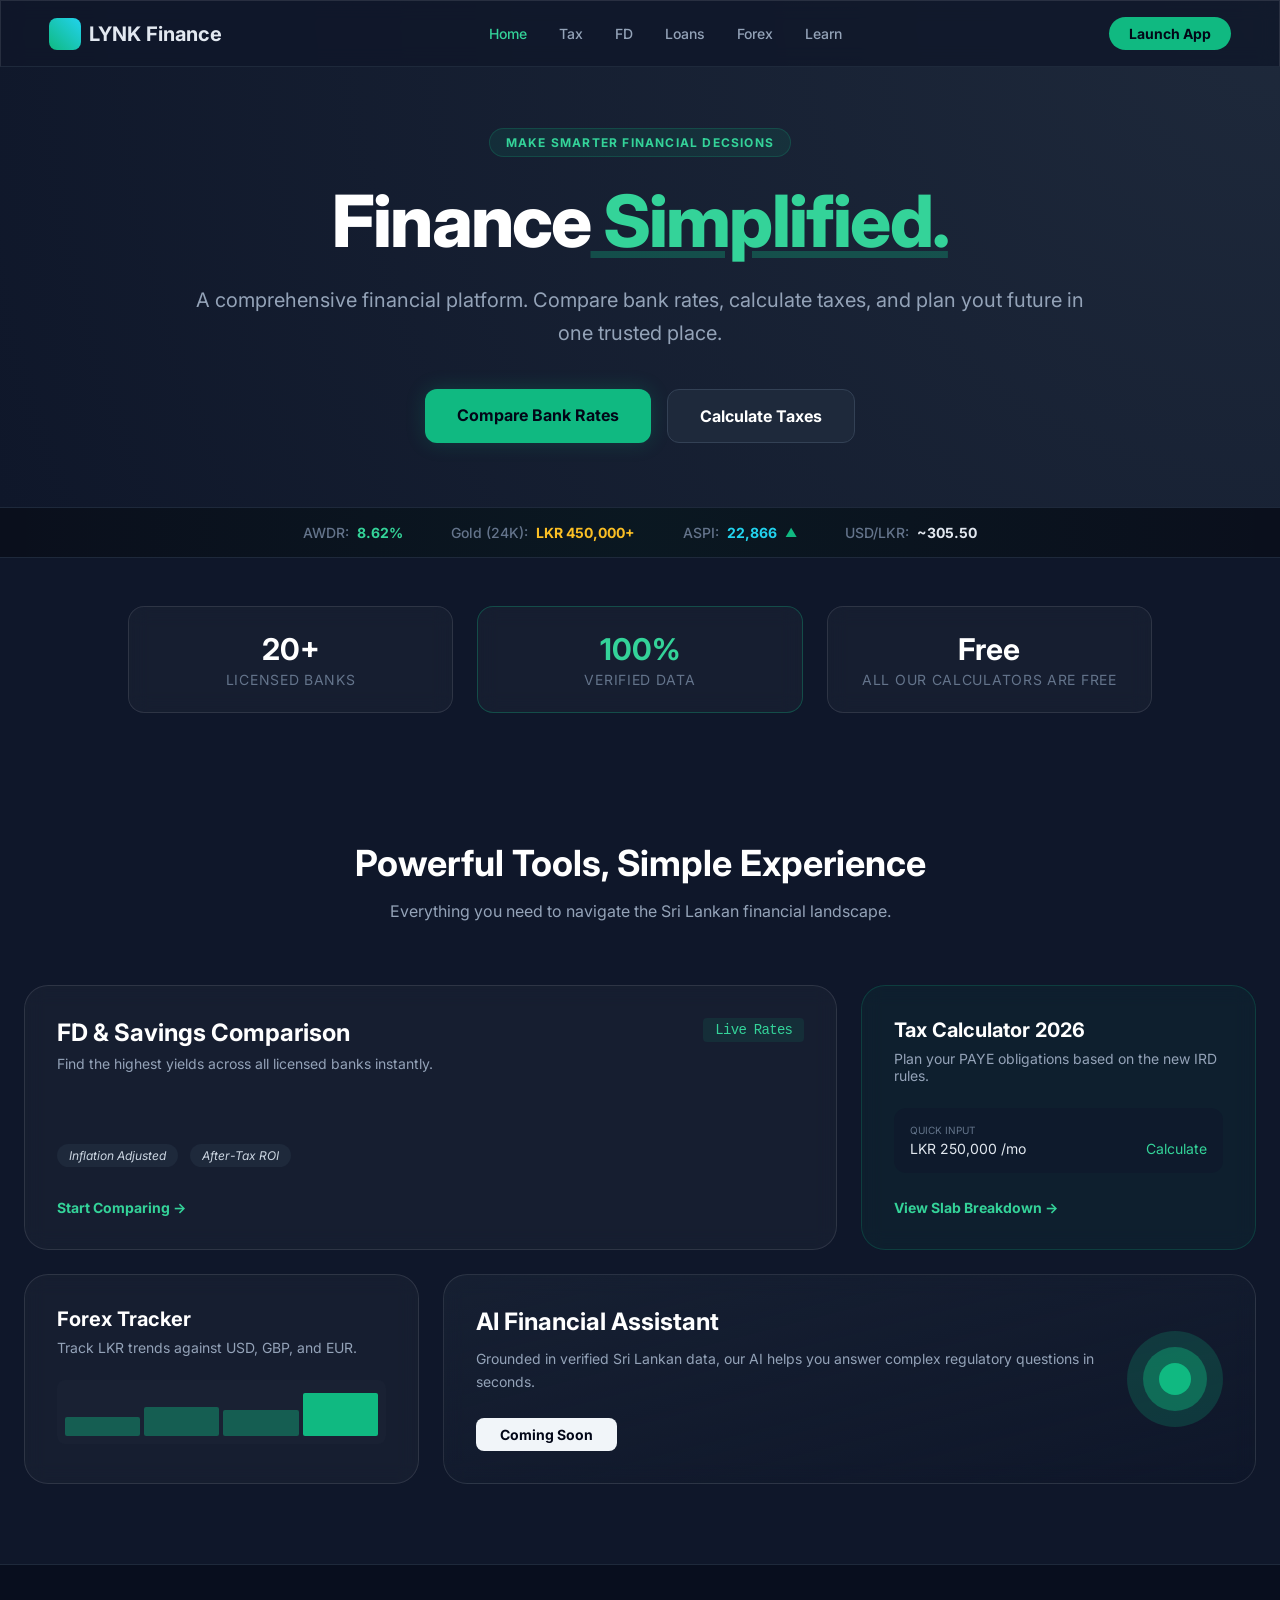
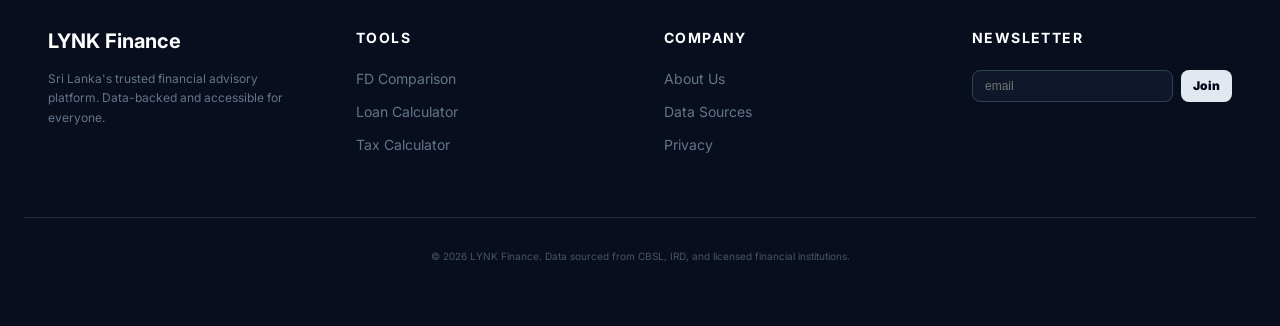
<file: index.html>
<!DOCTYPE html>
<html lang="en">
<head>
    <meta charset="UTF-8">
    <meta name="viewport" content="width=device-width, initial-scale=1.0">
    <title>LYNK Finance | Sri Lanka's Fintech Hub </title>
    <link rel = "stylesheet" href = "style.css" />
    <link href="https://fonts.googleapis.com/css2?family=Inter:wght@300;400;500;600;700&display=swap" rel="stylesheet">
</head>

<body>
    
    <nav class = "navbar glass">
        <a href = "index.html" class = "nav-logo-link group">
            <div class = "nav-logo-icon"></div>
            <span class="nav-logo-text tex-gradient"> LYNK Finance</span>
        </a>

        <ul class="nav-links">
            <li><a href="index.html" class = "active">Home</a></li>
            <li><a href="tax.html"> Tax </a></li>
            <li><a href="fd.html"> FD </a></li>
            <li><a href="loan.html"> Loans </a></li>
            <li><a href="forex.html"> Forex </a></li>
            <li><a href="learn.html"> Learn </a></li>
        </ul>
        <div class="nav-actions">
            <a href="#tools" class="btn-launch"> Launch App</a>
            <button id = "mobile-menu-button" class="mobile-menu-btn">
                <svg fill="none" stroke="currentColor" viewBox="0 0 24 24">
                    <path stroke-linecap="round" stroke-linejoin="round" stroke-width="2" d="M4 6h16M4 12h16m-7 6h7"></path>
                </svg>
            </button>
        </div>

        <div id="mobile-menu" class = "mobile-menu">
            <a href="index.html" class = "active"> Home </a>
            <a href="tax.html"> Tax </a>
            <a href="fd.html"> FD </a>
            <a href="loan.html"> Loans </a>
            <a href="forex.html"> Forex </a>
            <a href="learn.html"> Learn </a>
        </div>
    </nav>

    <section class = "hero hero-gradient">
        <div class="container-sm">
            <span class="hero-badge"> Make smarter financial decsions</span>
            <h1 class="hero-title">
                Finance<span class="highlight"> Simplified.</span>
            </h1>
            <p class = "hero-subtitle">
                A comprehensive financial platform. Compare bank rates,
                calculate taxes, and plan yout future in one trusted place.
            </p>

            <div class = "hero-buttons">
                <a href="fd.html" class="btn-primary emerald-glow">Compare Bank Rates</a>
                <a href="tax.html" class="btn-secondary">Calculate Taxes</a>
            </div>
        </div>
    </section>

<section class="ticker pulse-bar">
        <div class="container ticker-content">
            <div class="ticker-item">
                <span class="ticker-label">AWDR:</span>
                <span class="ticker-val-emerald">8.62%</span>
            </div>
            <div class="ticker-item">
                <span class="ticker-label">Gold (24K):</span>
                <span class="ticker-val-amber">LKR 450,000+</span>
            </div>
            <div class="ticker-item">
                <span class="ticker-label">ASPI:</span>
                <span class="ticker-val-cyan">22,866</span>
                <span class="ticker-arrow">▲</span>
            </div>
            <div class="ticker-item">
                <span class="ticker-label">USD/LKR:</span>
                <span class="ticker-val-slate">~305.50</span>
            </div>
        </div>
    </section>

<section class="stats">
        <div class="container-md stats-grid">
            <div class="glass stat-card">
                <div class="stat-value">20+</div>
                <div class="stat-label">Licensed Banks</div>
            </div>
            <div class="glass stat-card bordered">
                <div class="stat-value emerald">100%</div>
                <div class="stat-label">Verified Data</div>
            </div>
            <div class="glass stat-card">
                <div class="stat-value">Free</div>
                <div class="stat-label">All our calculators are free</div>
            </div>
        </div>
    </section>

<section id="tools" class="tools container">
        <div class="tools-header">
            <h2 class="tools-title">Powerful Tools, Simple Experience</h2>
            <p class="tools-subtitle">Everything you need to navigate the Sri Lankan financial landscape.</p>
        </div>

        <div class="tools-grid">
            <div class="glass tool-card col-span-2" onclick="window.location.href='fd.html'">
                <div class="tool-header-flex">
                    <div>
                        <h3>FD & Savings Comparison</h3>
                        <p style="max-width: 380px;">Find the highest yields across all licensed banks instantly.</p>
                    </div>
                    <div class="live-badge">Live Rates</div>
                </div>
                <div class="tags">
                    <span class="tag">Inflation Adjusted</span>
                    <span class="tag">After-Tax ROI</span>
                </div>
                <a href="fd.html" class="tool-link">Start Comparing →</a>
            </div>

            <div class="glass tool-card card-tax" onclick="window.location.href='tax.html'">
                <h3>Tax Calculator 2026</h3>
                <p>Plan your PAYE obligations based on the new IRD rules.</p>
                <div class="quick-input">
                    <div class="quick-input-label">Quick Input</div>
                    <div class="quick-input-vals">
                        <span>LKR 250,000 /mo</span>
                        <span style="color: var(--emerald-400);">Calculate</span>
                    </div>
                </div>
                <a href="tax.html" class="tool-link" style="margin-top: 0;">View Slab Breakdown →</a>
            </div>

            <div class="glass tool-card card-forex" onclick="window.location.href='forex.html'">
                <h3>Forex Tracker</h3>
                <p>Track LKR trends against USD, GBP, and EUR.</p>
                <div class="chart-mockup">
                    <div class="chart-bar" style="background-color: rgba(16, 185, 129, 0.4); height: 40%;"></div>
                    <div class="chart-bar" style="background-color: rgba(16, 185, 129, 0.4); height: 60%;"></div>
                    <div class="chart-bar" style="background-color: rgba(16, 185, 129, 0.4); height: 55%;"></div>
                    <div class="chart-bar" style="background-color: var(--emerald-500); height: 90%;"></div>
                </div>
            </div>

            <div class="glass tool-card col-span-2 card-ai">
                <div style="flex: 1;">
                    <h3>AI Financial Assistant</h3>
                    <p style="margin-bottom: 24px; line-height: 1.625;">Grounded in verified Sri Lankan data, our AI helps you answer complex regulatory questions in seconds.</p>
                    <button class="btn-white">Coming Soon</button>
                </div>
                <div class="ai-pulse">
                    <div class="ai-pulse-inner-1">
                        <div class="ai-pulse-inner-2"></div>
                    </div>
                </div>
            </div>
        </div>
    </section>

<footer class="footer">
        <div class="container footer-grid">
            <div>
                <div class="footer-logo">LYNK Finance</div>
                <p class="footer-desc">Sri Lanka's trusted financial advisory platform. Data-backed and accessible for everyone.</p>
            </div>
            <div>
                <h5 class="footer-heading">Tools</h5>
                <div class="footer-links">
                    <a href="fd.html">FD Comparison</a>
                    <a href="loan.html">Loan Calculator</a>
                    <a href="tax.html">Tax Calculator</a>
                </div>
            </div>
            <div>
                <h5 class="footer-heading">Company</h5>
                <div class="footer-links">
                    <a href="#">About Us</a>
                    <a href="#">Data Sources</a>
                    <a href="#">Privacy</a>
                </div>
            </div>
            <div>
                <h5 class="footer-heading">Newsletter</h5>
                <div class="newsletter-form">
                    <input type="email" placeholder="email" class="newsletter-input">
                    <button class="newsletter-btn">Join</button>
                </div>
            </div>
        </div>
        <div class="container footer-bottom">
            &copy; 2026 LYNK Finance. Data sourced from CBSL, IRD, and licensed financial institutions.
        </div>
    </footer>

    <script>
        // Simple script to toggle the mobile menu
        document.getElementById('mobile-menu-button').addEventListener('click', function() {
            var menu = document.getElementById('mobile-menu');
            menu.classList.toggle('active');
        });
    </script>
</body>
</html>
</file>
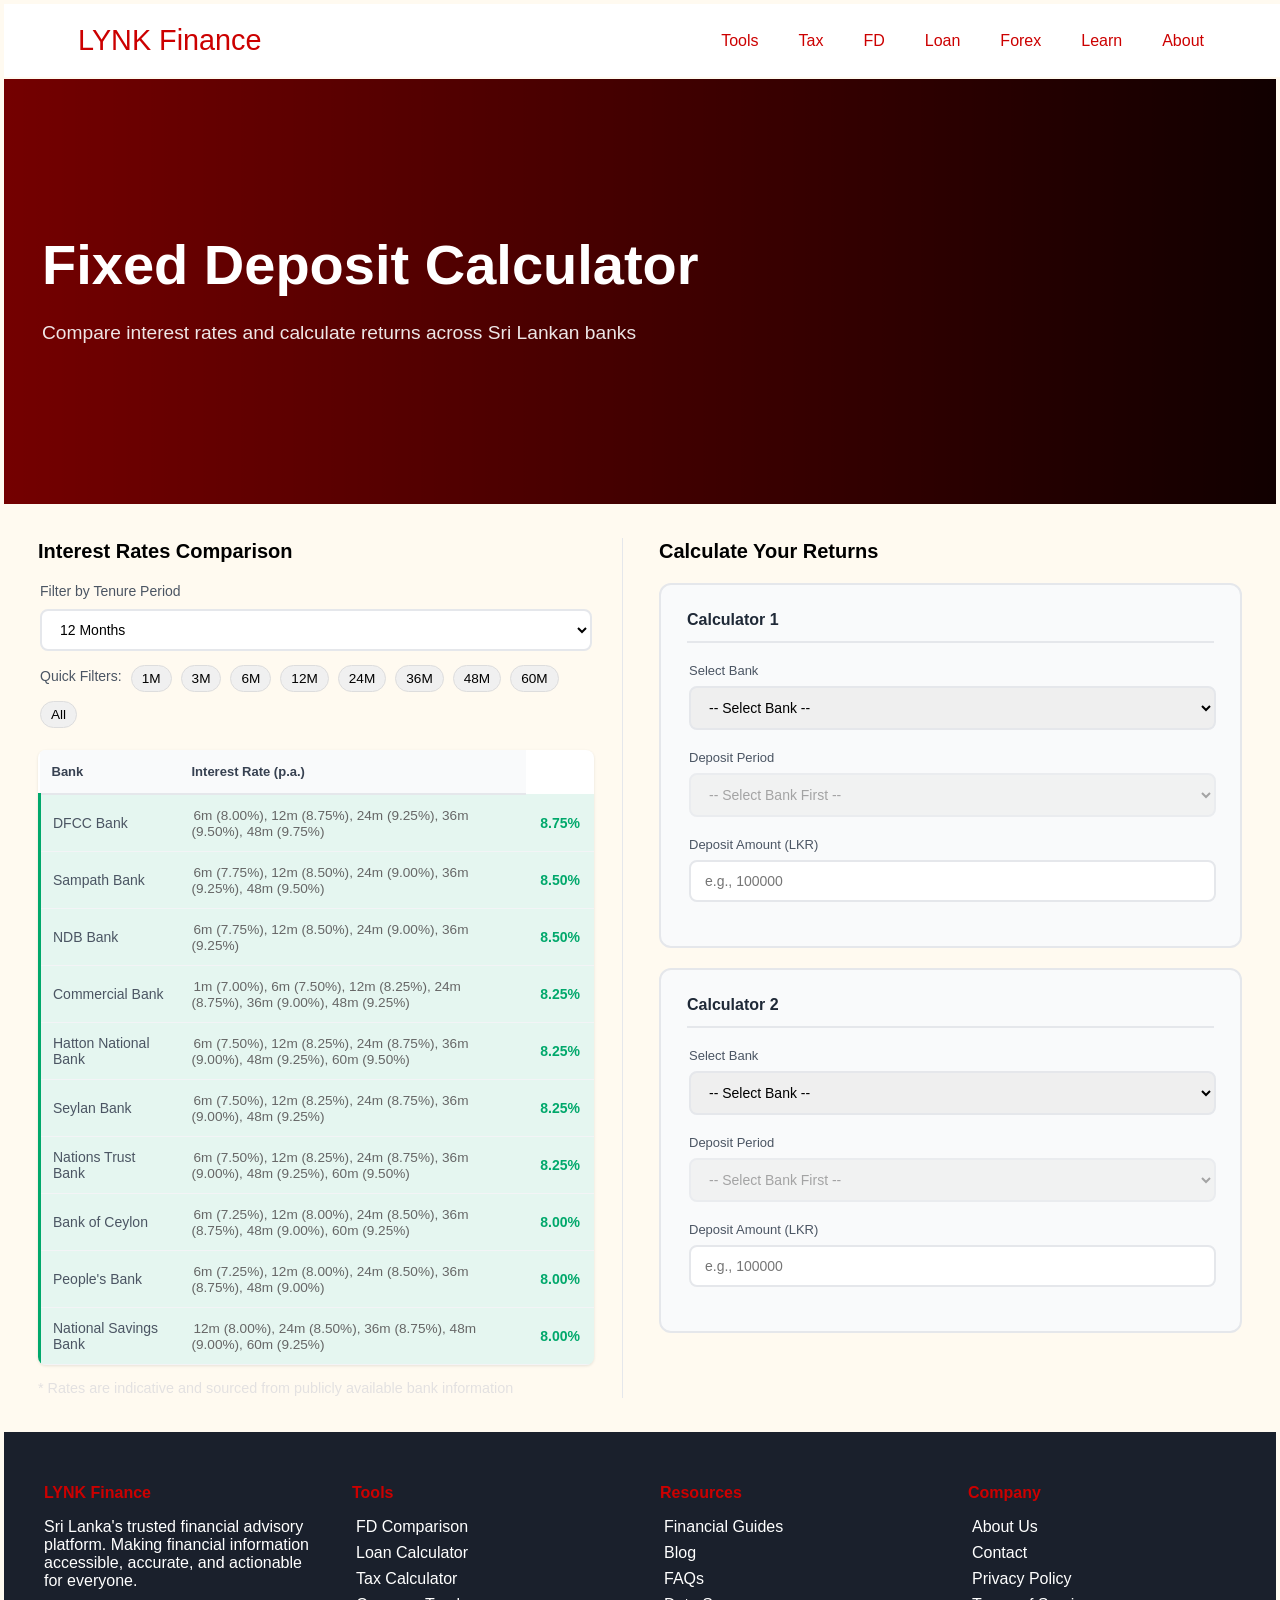
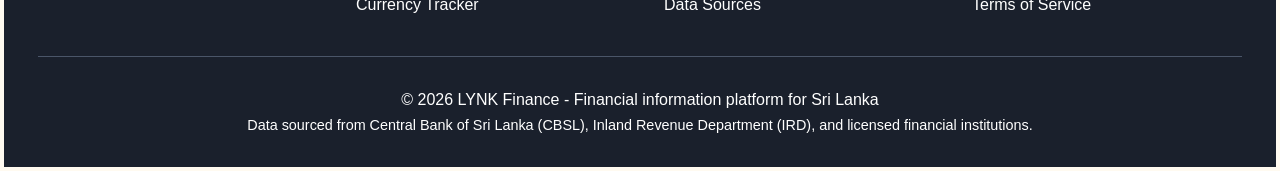
<file: fd.html>
<!DOCTYPE html>
<html lang="en">
<head>
    <meta charset="UTF-8">
    <meta name="viewport" content="width=device-width, initial-scale=1.0">
    <title>FD Calculator</title>
    <link rel = "stylesheet" href = "css/base.css" />
    <link rel = "stylesheet" href = "css/layout.css" />
    <link rel = "stylesheet" href = "css/responsive.css" />
    <link rel = "stylesheet" href = "fd.css" />
    <link rel = "stylesheet" href = "https://unpkg.com/aos@2.3.4/dist/aos.css" />

</head>
<body>
  <header>
        <nav class = "nav">
            <div class = "logo"> <a href = "index.html" class = "logo"> LYNK Finance
            </a> 
        </div>
            <ul class = "nav-links">
                <li><a href = "#features">Tools</a></li>
                <li><a href = "tax.html">Tax </a></li>
                <li><a href = "fd.html">FD </a></li>
                <li><a href = "loan.html">Loan </a></li>
                <li><a href = "forex.html">Forex </a></li>
                <li><a href = "learn.html">Learn </a></li>
                <li><a href = "#about">About</a></li>
            </ul>
        </nav>
    </header>

    <section class = "hero">
        <div class = "hero-content">
            <h1>Fixed Deposit Calculator</h1>
            <p>Compare interest rates and calculate returns across Sri Lankan banks</p>
        </div>
    </section>

    <div class = "container">
        <div class="content">
            <!-- Left Section: Rates Table -->
            <div class="left-section">
                <div class="section-title">
                    Interest Rates Comparison
                </div>

                <div class="filter-group">
                    <label for="tenureFilter">Filter by Tenure Period</label>
                    <select id="tenureFilter">
                        <option value="12">12 Months</option>
                        <option value="6">6 Months</option>
                        <option value="24">24 Months</option>
                        <option value="36">36 Months</option>
                        <option value="48">48 Months</option>
                        <option value="60">60 Months</option>
                    </select>
                </div>

                <table class="rates-table" id="ratesTable">
                    <thead>
                        <tr>
                            <th>Bank</th>
                            <th>Interest Rate (p.a.)</th>
                        </tr>
                    </thead>
                    <tbody id="tableBody">
                        <!-- Populated by JavaScript -->
                    </tbody>
                </table>
                <p class = note> * Rates are indicative and sourced from publicly available bank information  </p>
            </div>

            <!-- Right Section: Calculators -->
            <div class="right-section">
                <div class="section-title">
                    Calculate Your Returns
                </div>

                <!-- Calculator 1 -->
                <div class="calculator-card">
                    <div class="card-header">Calculator 1</div>
                    
                    <div class="form-group">
                        <label for="bank1">Select Bank</label>
                        <select id="bank1">
                            <option value="">-- Select a Bank --</option>
                        </select>
                    </div>

                    <div class="form-group">
                        <label for="tenure1">Deposit Period</label>
                        <select id="tenure1" disabled>
                            <option value="">-- Select Bank First --</option>
                        </select>
                    </div>

                    <div class="form-group">
                        <label for="amount1">Deposit Amount (LKR)</label>
                        <input type="number" id="amount1" placeholder="e.g., 100000" min="0" step="1000">
                    </div>

                    <div id="results1" style="display: none;">
                        <div class="result-box">
                            <div class="result-label">Maturity Amount</div>
                            <div class="result-value" id="maturity1">LKR 0</div>
                            
                            <div class="result-details">
                                <div class="detail-item">
                                    <div class="result-label">Interest Rate</div>
                                    <div class="detail-value" id="rate1">0%</div>
                                </div>
                                <div class="detail-item">
                                    <div class="result-label">Interest Earned</div>
                                    <div class="detail-value" id="interest1">LKR 0</div>
                                </div>
                            </div>
                        </div>
                    </div>
                </div>

                <!-- Calculator 2 -->
                <div class="calculator-card">
                    <div class="card-header">Calculator 2</div>
                    
                    <div class="form-group">
                        <label for="bank2">Select Bank</label>
                        <select id="bank2">
                            <option value="">-- Select a Bank --</option>
                        </select>
                    </div>

                    <div class="form-group">
                        <label for="tenure2">Deposit Period</label>
                        <select id="tenure2" disabled>
                            <option value="">-- Select Bank First --</option>
                        </select>
                    </div>

                    <div class="form-group">
                        <label for="amount2">Deposit Amount (LKR)</label>
                        <input type="number" id="amount2" placeholder="e.g., 100000" min="0" step="1000">
                    </div>

                    <div id="results2" style="display: none;">
                        <div class="result-box">
                            <div class="result-label">Maturity Amount</div>
                            <div class="result-value" id="maturity2">LKR 0</div>
                            
                            <div class="result-details">
                                <div class="detail-item">
                                    <div class="result-label">Interest Rate</div>
                                    <div class="detail-value" id="rate2">0%</div>
                                </div>
                                <div class="detail-item">
                                    <div class="result-label">Interest Earned</div>
                                    <div class="detail-value" id="interest2">LKR 0</div>
                                </div>
                            </div>
                        </div>
                    </div>
                </div>
            </div>
        </div>
</div>
    

    <footer class = "footer" id = "about">
        <div class = "footer-content">
            <div class = "footer-section">
                <h4>LYNK Finance</h4>
                <p>Sri Lanka's trusted financial advisory platform. Making financial information accessible, accurate, and actionable for everyone.</p>
            </div>
            <div class = "footer-section">
                <h4>Tools</h4>
                <ul>
                    <li><a href = "fd.html">FD Comparison</a></li>
                    <li><a href = "loan.html">Loan Calculator</a></li>
                    <li><a href = "tax.html">Tax Calculator</a></li>
                    <li><a href = "forex.html">Currency Tracker</a></li>
                </ul>
            </div>
            <div class = "footer-section">
                <h4>Resources</h4>
                <ul>
                    <li><a href = "learn.html">Financial Guides</a></li>
                    <li><a href = "#">Blog</a></li>
                    <li><a href = "#">FAQs</a></li>
                    <li><a href = "#">Data Sources</a></li>
                </ul>
            </div>
            <div class = "footer-section">
                <h4>Company</h4>
                <ul>
                    <li><a href = "#">About Us</a></li>
                    <li><a href = "#">Contact</a></li>
                    <li><a href = "#">Privacy Policy</a></li>
                    <li><a href = "#">Terms of Service</a></li>
                </ul>
            </div>
        </div>
        <div class = "footer-bottom">
            <p>&copy; 2026 LYNK Finance - Financial information platform for Sri Lanka</p>
            <p style = "margin-top: 0.5rem; font-size: 0.9rem;">Data sourced from Central Bank of Sri Lanka (CBSL), Inland Revenue Department (IRD), and licensed financial institutions.</p>
        </div>
    </footer>

    <script src = "js/fd.js"> </script>
    <script src = "https://cdn.jsdelivr.net/npm/aos@2.3.4/dist/aos.js"></script>
    <script src = "js/animation.js"></script>
    
</body>
</html>
</file>
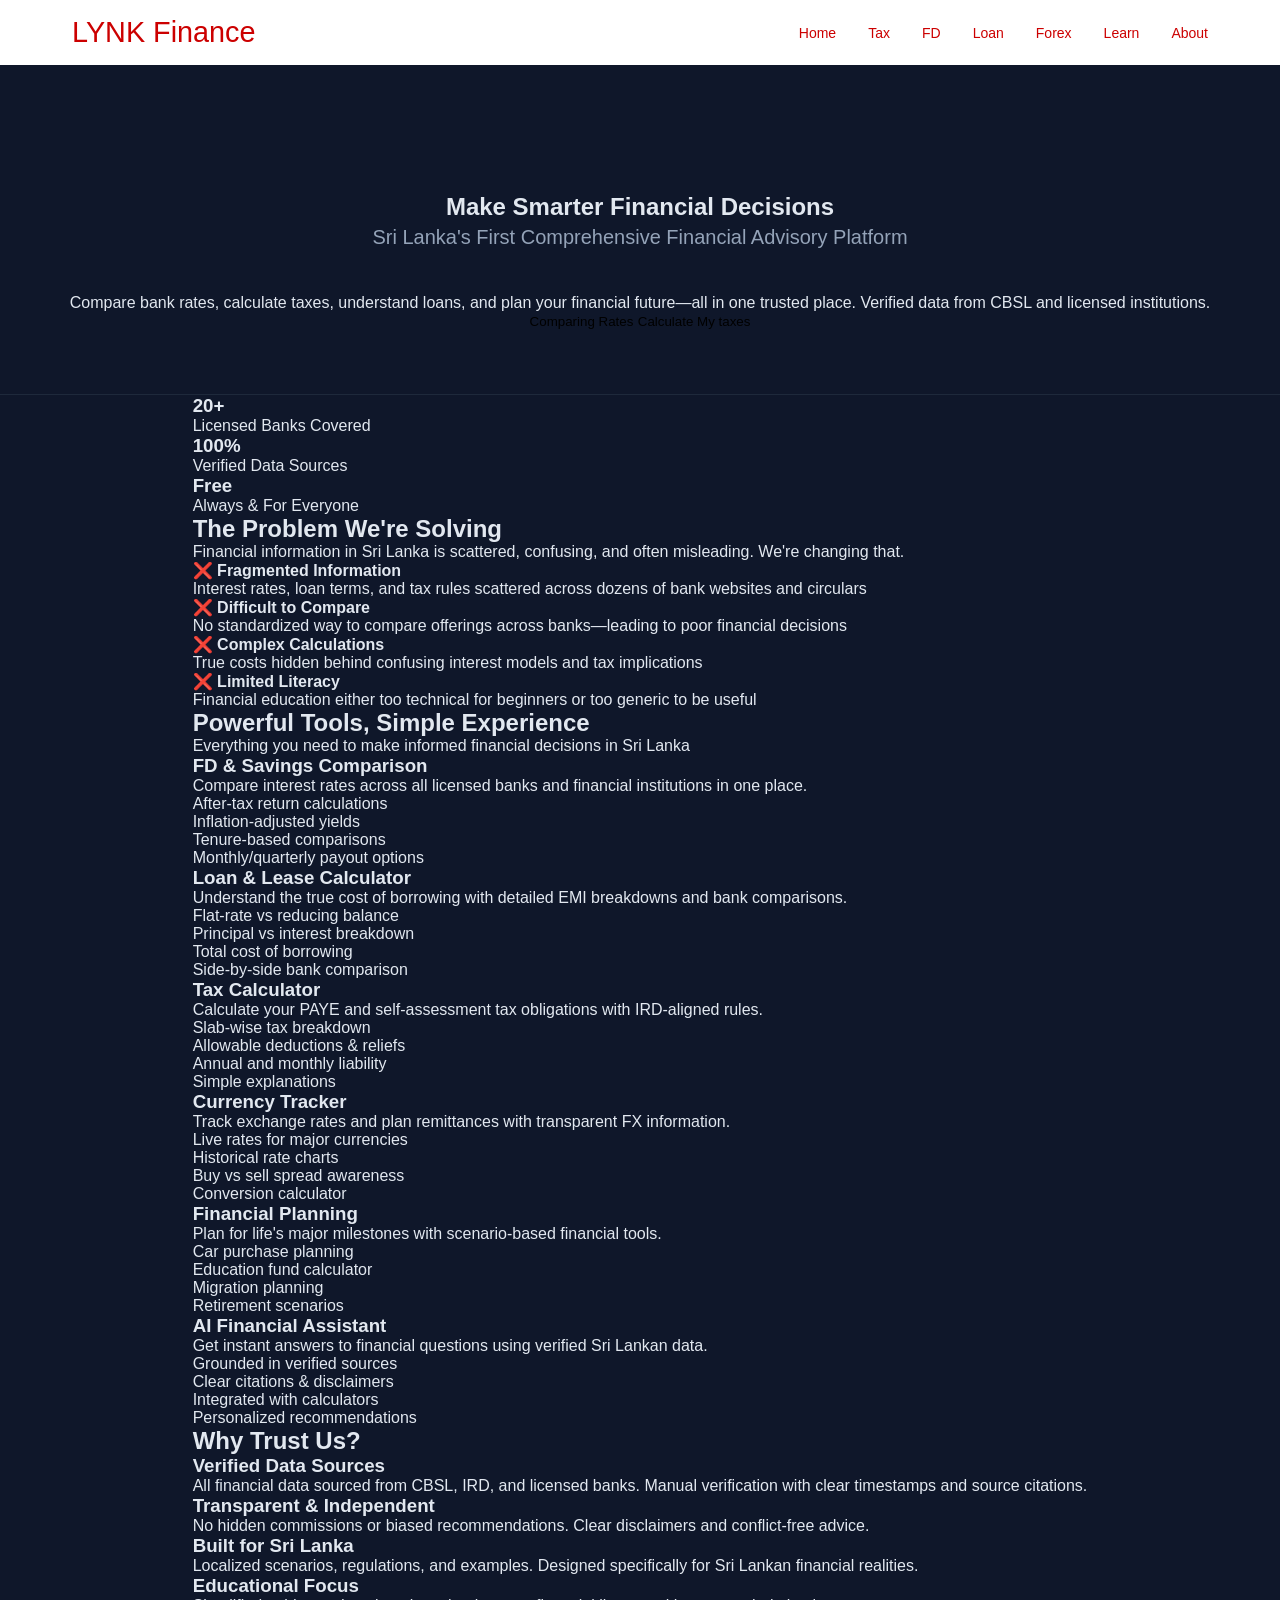
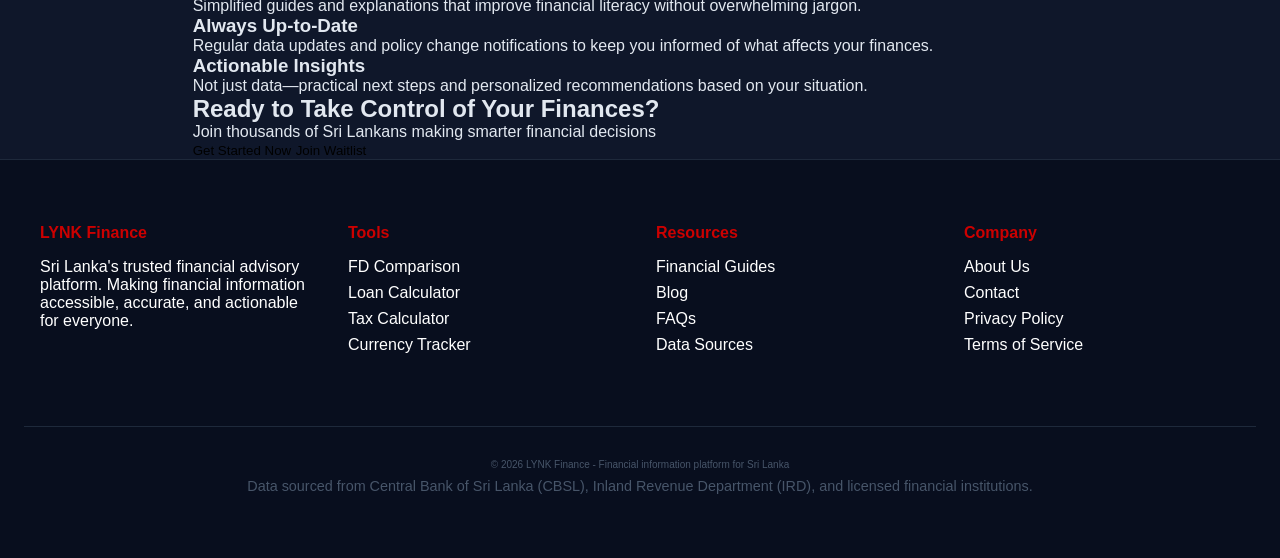
<file: home.html>
<!DOCTYPE html>
<html lang = "en">
<head>
    <meta charset = "UTF-8">
    <meta name = "viewport" content = "width=device-width, initial-scale=1.0">
    <title> Fintech </title>
    <link rel = "stylesheet" href = "css/base.css" />
    <link rel = "stylesheet" href = "css/layout.css" />
    <link rel = "stylesheet" href = "style.css" />
    <link rel = "stylesheet" href = "css/responsive.css" />
    <link rel = "stylesheet" href = "https://unpkg.com/aos@2.3.4/dist/aos.css" />
</head>

<body>

  <header>
        <nav class = "nav">
            <div class = "logo"> <a href = "index.html" class = "logo">  LYNK Finance
            </a> 
        </div>
            <ul class = "nav-links">
                <li><a href = "index.html">Home</a></li>
                <li><a href = "tax.html">Tax </a></li>
                <li><a href = "fd.html">FD </a></li>
                <li><a href = "loan.html">Loan </a></li>
                <li><a href = "forex.html">Forex </a></li>
                <li><a href = "learn.html">Learn </a></li>
                <li><a href = "#about">About</a></li>
            </ul>
        </nav>
    </header>

    <section class = "hero">
        <div class = "hero-content">
            <h1>Make Smarter Financial Decisions</h1>
            <p class = "hero-subtitle">Sri Lanka's First Comprehensive Financial Advisory Platform</p>
            <p>Compare bank rates, calculate taxes, understand loans, and plan your financial future—all in one trusted place. Verified data from CBSL and licensed institutions.</p>
            <div class = "cta-buttons">
                <button class = "cta-button">
                    <a href = "fd.html"> Comparing Rates </a> </button>
                <button class = "cta-button cta-button-secondary">
                    <a href = "tax.html"> Calculate My taxes </a> </button>
            </div>
        </div>
    </section>

    <div class = "container">
    <section class = "stats-section">
        <div class = "stats-container">
            <div class = "stat-item">
                <h3>20+</h3>
                <p>Licensed Banks Covered</p>
            </div>
            <div class = "stat-item">
                <h3>100%</h3>
                <p>Verified Data Sources</p>
            </div>
            <div class = "stat-item">
                <h3>Free</h3>
                <p>Always & For Everyone</p>
            </div>
        </div>
    </section>

    <section class = "problem-section">
        <h2 class = "section-title">The Problem We're Solving</h2>
        <p class = "section-subtitle">Financial information in Sri Lanka is scattered, confusing, and often misleading. We're changing that.</p>
        <div class = "problem-grid">
            <div class = "problem-card">
                <h4>❌ Fragmented Information</h4>
                <p>Interest rates, loan terms, and tax rules scattered across dozens of bank websites and circulars</p>
            </div>
            <div class = "problem-card">
                <h4>❌ Difficult to Compare</h4>
                <p>No standardized way to compare offerings across banks—leading to poor financial decisions</p>
            </div>
            <div class = "problem-card">
                <h4>❌ Complex Calculations</h4>
                <p>True costs hidden behind confusing interest models and tax implications</p>
            </div>
            <div class = "problem-card">
                <h4>❌ Limited Literacy</h4>
                <p>Financial education either too technical for beginners or too generic to be useful</p>
            </div>
        </div>
    </section>

    <section class = "features" id = "features">
        <div class = "features-container">
            <h2 class = "section-title">Powerful Tools, Simple Experience</h2>
            <p class = "section-subtitle">Everything you need to make informed financial decisions in Sri Lanka</p>
            
            <div class = "features-grid">
                <div class = "feature-card">
                    <div class = "feature-header">
                        <span class = "feature-icon"></span>
                        <h3>FD & Savings Comparison</h3>
                    </div>
                    <p>Compare interest rates across all licensed banks and financial institutions in one place.</p>
                    <ul class = "feature-list">
                        <li>After-tax return calculations</li>
                        <li>Inflation-adjusted yields</li>
                        <li>Tenure-based comparisons</li>
                        <li>Monthly/quarterly payout options</li>
                    </ul>
                </div>

                <div class = "feature-card">
                    <div class = "feature-header">
                        <span class = "feature-icon"></span>
                        <h3>Loan & Lease Calculator</h3>
                    </div>
                    <p>Understand the true cost of borrowing with detailed EMI breakdowns and bank comparisons.</p>
                    <ul class = "feature-list">
                        <li>Flat-rate vs reducing balance</li>
                        <li>Principal vs interest breakdown</li>
                        <li>Total cost of borrowing</li>
                        <li>Side-by-side bank comparison</li>
                    </ul>
                </div>

                <div class = "feature-card">
                    <div class = "feature-header">
                        <span class = "feature-icon"></span>
                        <h3>Tax Calculator</h3>
                    </div>
                    <p>Calculate your PAYE and self-assessment tax obligations with IRD-aligned rules.</p>
                    <ul class = "feature-list">
                        <li>Slab-wise tax breakdown</li>
                        <li>Allowable deductions & reliefs</li>
                        <li>Annual and monthly liability</li>
                        <li>Simple explanations</li>
                    </ul>
                </div>

                <div class = "feature-card">
                    <div class = "feature-header">
                        <span class = "feature-icon"></span>
                        <h3>Currency Tracker</h3>
                    </div>
                    <p>Track exchange rates and plan remittances with transparent FX information.</p>
                    <ul class = "feature-list">
                        <li>Live rates for major currencies</li>
                        <li>Historical rate charts</li>
                        <li>Buy vs sell spread awareness</li>
                        <li>Conversion calculator</li>
                    </ul>
                </div>

                <div class = "feature-card">
                    <div class = "feature-header">
                        <span class = "feature-icon"></span>
                        <h3>Financial Planning</h3>
                    </div>
                    <p>Plan for life's major milestones with scenario-based financial tools.</p>
                    <ul class = "feature-list">
                        <li>Car purchase planning</li>
                        <li>Education fund calculator</li>
                        <li>Migration planning</li>
                        <li>Retirement scenarios</li>
                    </ul>
                </div>

                <div class = "feature-card">
                    <div class = "feature-header">
                        <span class = "feature-icon"></span>
                        <h3>AI Financial Assistant</h3>
                    </div>
                    <p>Get instant answers to financial questions using verified Sri Lankan data.</p>
                    <ul class = "feature-list">
                        <li>Grounded in verified sources</li>
                        <li>Clear citations & disclaimers</li>
                        <li>Integrated with calculators</li>
                        <li>Personalized recommendations</li>
                    </ul>
                </div>
            </div>
        </div>
    </section>

    <!--<section class = "roadmap" id = "roadmap">
        <h2 class = "section-title">Product Roadmap</h2>
        <p class = "section-subtitle">Building Sri Lanka's financial operating system, one phase at a time</p>
        
        <div class = "phase-grid">
            <div class = "phase-card">
                <div class = "phase-header">
                    <div>
                        <h3 class = "phase-title">Phase 1: Foundation</h3>
                        <p class = "phase-description">Establish credibility with immediate value</p>
                    </div>
                    <span class = "phase-badge">Launching Soon</span>
                </div>
                <div class = "phase-features">
                    <div class = "phase-feature-item">✓ FD & Savings Rate Comparison</div>
                    <div class = "phase-feature-item">✓ Loan & Lease Calculator</div>
                    <div class = "phase-feature-item">✓ Currency Comparison Tool</div>
                    <div class = "phase-feature-item">✓ Personal Income Tax Calculator</div>
                    <div class = "phase-feature-item">✓ Financial Education Guides</div>
                </div>
            </div>

            <div class = "phase-card">
                <div class = "phase-header">
                    <div>
                        <h3 class = "phase-title">Phase 2: Engagement</h3>
                        <p class = "phase-description">Convert users into active, repeat users</p>
                    </div>
                    <span class = "phase-badge">Q2 2026</span>
                </div>
                <div class = "phase-features">
                    <div class = "phase-feature-item">→ User Accounts & Profiles</div>
                    <div class = "phase-feature-item">→ Personal Finance Dashboard</div>
                    <div class = "phase-feature-item">→ Smart Recommendations</div>
                    <div class = "phase-feature-item">→ Financial Alerts & Triggers</div>
                    <div class = "phase-feature-item">→ Life Event Planning Modules</div>
                </div>
            </div>

            <div class = "phase-card">
                <div class = "phase-header">
                    <div>
                        <h3 class = "phase-title">Phase 3: Monetization</h3>
                        <p class = "phase-description">Establish revenue streams and differentiation</p>
                    </div>
                    <span class = "phase-badge">Q4 2026</span>
                </div>
                <div class = "phase-features">
                    <div class = "phase-feature-item">→ AI Financial Chatbot</div>
                    <div class = "phase-feature-item">→ SME/Freelancer Finance Module</div>
                    <div class = "phase-feature-item">→ Credit Health Simulator</div>
                    <div class = "phase-feature-item">→ Regulatory Impact Tracker</div>
                </div>
            </div>

            <div class = "phase-card">
                <div class = "phase-header">
                    <div>
                        <h3 class = "phase-title">Phase 4: Scale</h3>
                        <p class = "phase-description">Long-term platform evolution</p>
                    </div>
                    <span class = "phase-badge">2027</span>
                </div>
                <div class = "phase-features">
                    <div class = "phase-feature-item">→ Direct Bank Integration</div>
                    <div class = "phase-feature-item">→ Transaction Analysis</div>
                    <div class = "phase-feature-item">→ Automated Financial Optimization</div>
                    <div class = "phase-feature-item">→ Enterprise Solutions</div>
                </div>
            </div>
        </div>
    </section>-->                           

    <section class = "value-props">
        <div class = "value-props-container">
            <h2 class = "section-title">Why Trust Us?</h2>
            <div class = "value-grid">
                <div class = "value-card">
                    <h3> Verified Data Sources</h3>
                    <p>All financial data sourced from CBSL, IRD, and licensed banks. Manual verification with clear timestamps and source citations.</p>
                </div>
                <div class = "value-card">
                    <h3> Transparent & Independent</h3>
                    <p>No hidden commissions or biased recommendations. Clear disclaimers and conflict-free advice.</p>
                </div>
                <div class = "value-card">
                    <h3> Built for Sri Lanka</h3>
                    <p>Localized scenarios, regulations, and examples. Designed specifically for Sri Lankan financial realities.</p>
                </div>
                <div class = "value-card">
                    <h3> Educational Focus</h3>
                    <p>Simplified guides and explanations that improve financial literacy without overwhelming jargon.</p>
                </div>
                <div class = "value-card">
                    <h3> Always Up-to-Date</h3>
                    <p>Regular data updates and policy change notifications to keep you informed of what affects your finances.</p>
                </div>
                <div class = "value-card">
                    <h3> Actionable Insights</h3>
                    <p>Not just data—practical next steps and personalized recommendations based on your situation.</p>
                </div>
            </div>
        </div>
    </section>

    <section class = "cta-section">
        <h2>Ready to Take Control of Your Finances?</h2>
        <p>Join thousands of Sri Lankans making smarter financial decisions</p>
        <div class = "cta-buttons" style = "justify-content: center;">
            <button class = "cta-button">Get Started Now</button>
            <button class = "cta-button cta-button-secondary">Join Waitlist</button>
        </div>
    </section>
    </div>

    <footer class = "footer" id = "about">
        <div class = "footer-content">
            <div class = "footer-section">
                <h4>LYNK Finance</h4>
                <p>Sri Lanka's trusted financial advisory platform. Making financial information accessible, accurate, and actionable for everyone.</p>
            </div>
            <div class = "footer-section">
                <h4>Tools</h4>
                <ul>
                    <li><a href = "fd.html">FD Comparison</a></li>
                    <li><a href = "loan.html">Loan Calculator</a></li>
                    <li><a href = "tax.html">Tax Calculator</a></li>
                    <li><a href = "forex.html">Currency Tracker</a></li>
                </ul>
            </div>
            <div class = "footer-section">
                <h4>Resources</h4>
                <ul>
                    <li><a href = "learn.html">Financial Guides</a></li>
                    <li><a href = "#">Blog</a></li>
                    <li><a href = "#">FAQs</a></li>
                    <li><a href = "#">Data Sources</a></li>
                </ul>
            </div>
            <div class = "footer-section">
                <h4>Company</h4>
                <ul>
                    <li><a href = "#">About Us</a></li>
                    <li><a href = "#">Contact</a></li>
                    <li><a href = "#">Privacy Policy</a></li>
                    <li><a href = "#">Terms of Service</a></li>
                </ul>
            </div>
        </div>
        <div class = "footer-bottom">
            <p>&copy; 2026 LYNK Finance - Financial information platform for Sri Lanka</p>
            <p style = "margin-top: 0.5rem; font-size: 0.9rem;">Data sourced from Central Bank of Sri Lanka (CBSL), Inland Revenue Department (IRD), and licensed financial institutions.</p>
        </div>
    </footer>

  <script src = "https://cdn.jsdelivr.net/npm/aos@2.3.4/dist/aos.js"></script>
  <script src = "js/animation.js"></script>
</body>
</html>
</file>
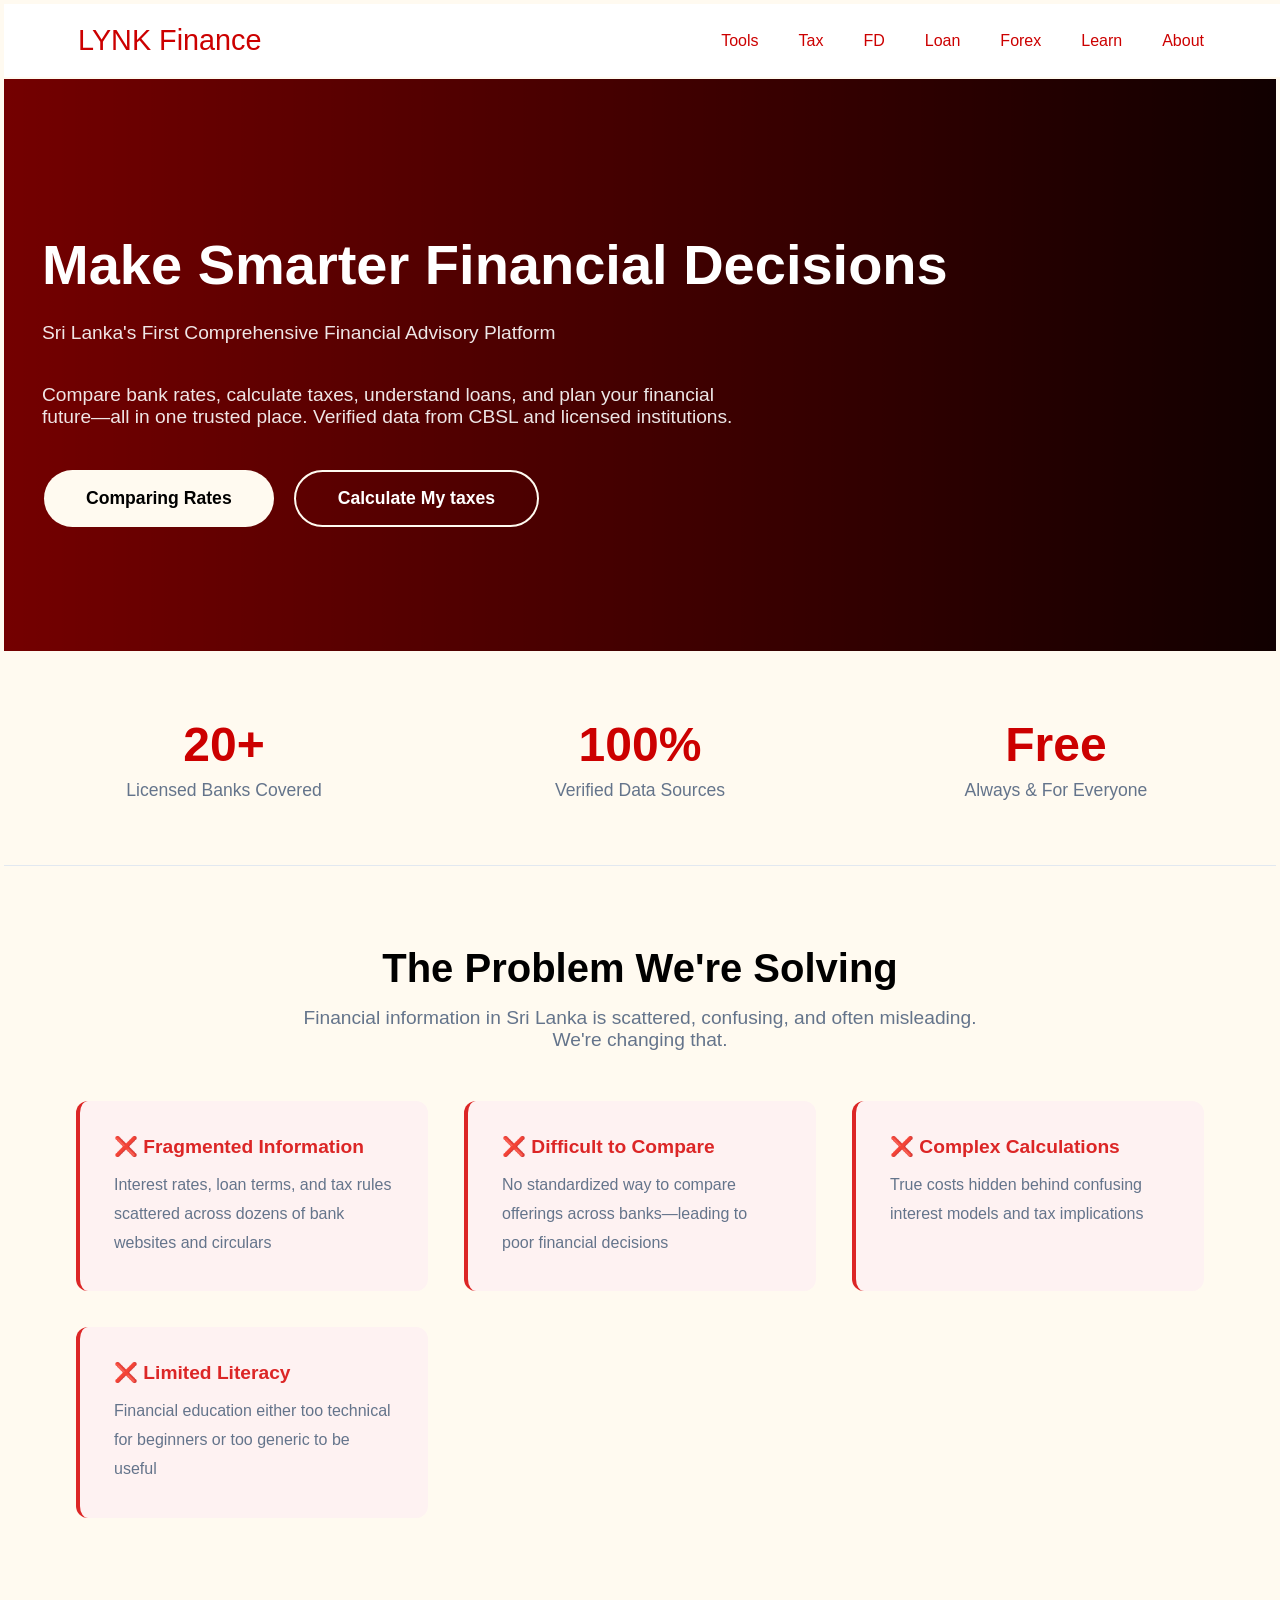
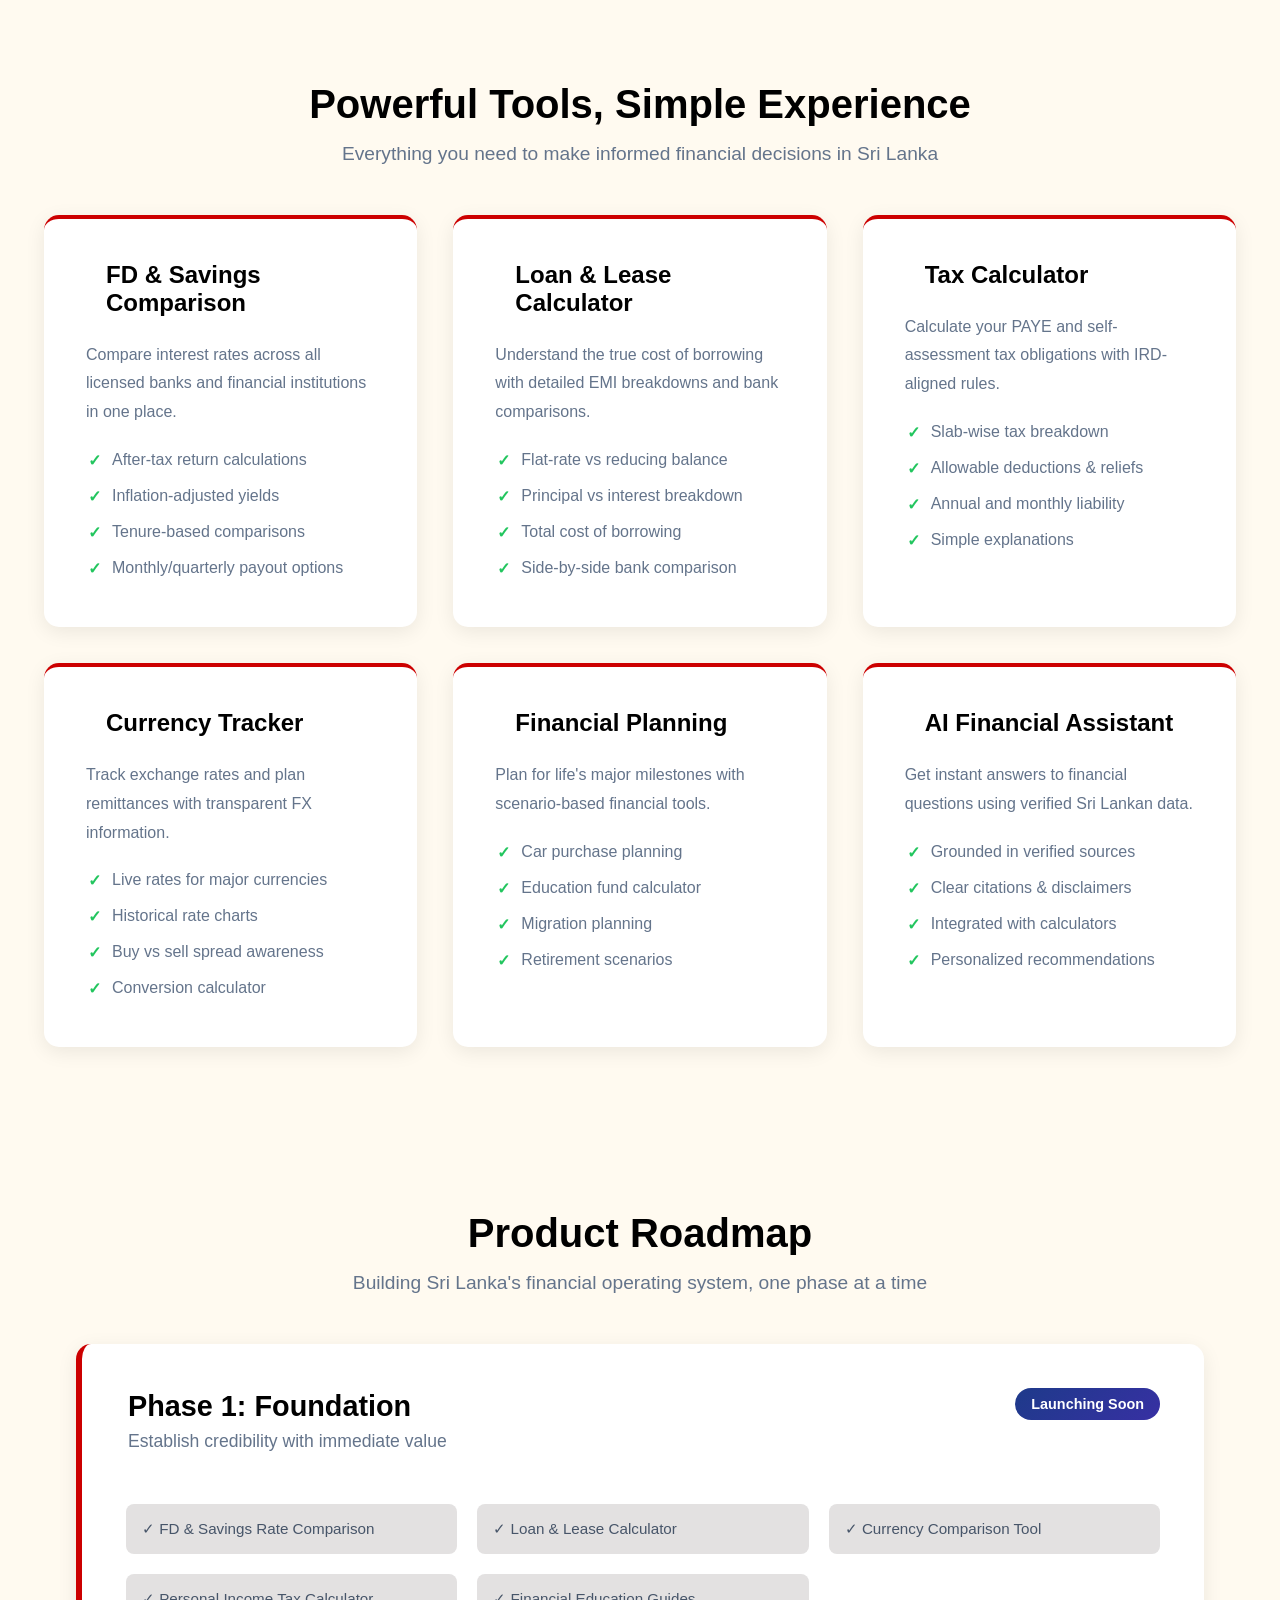
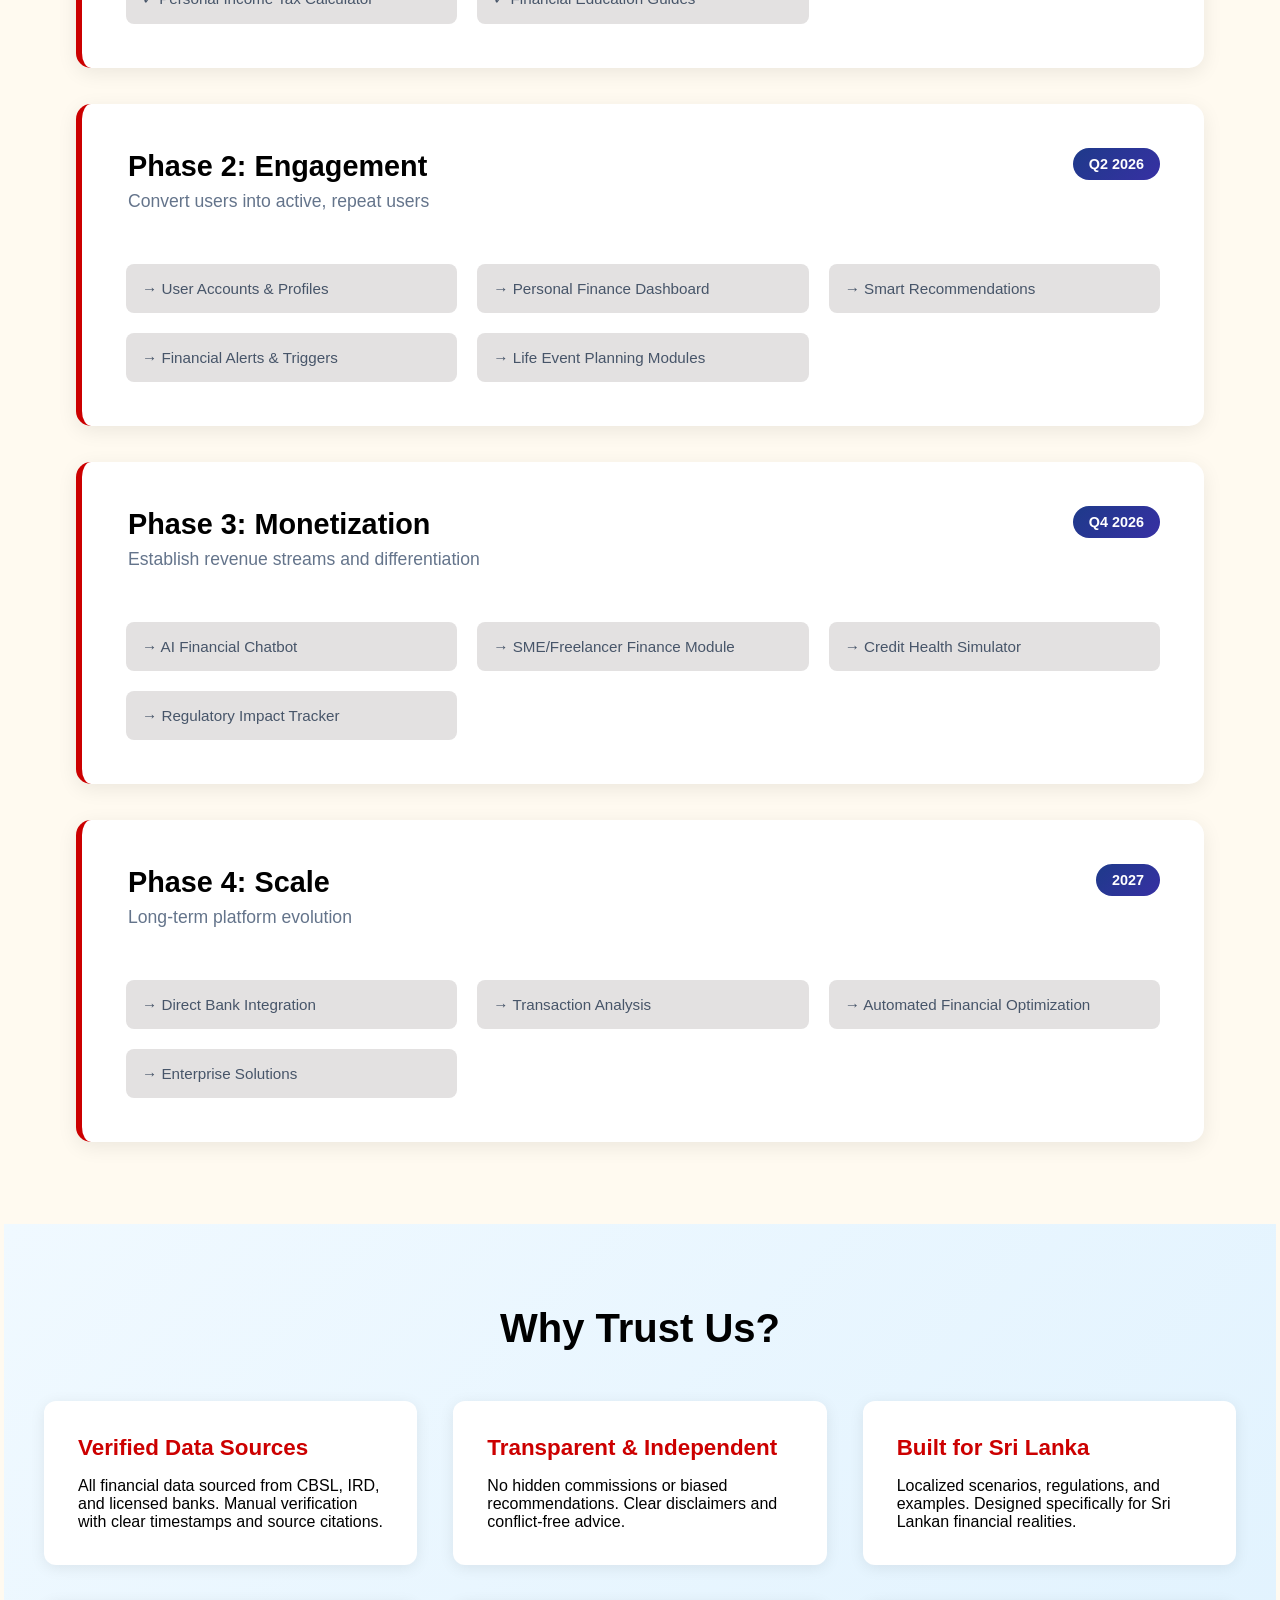
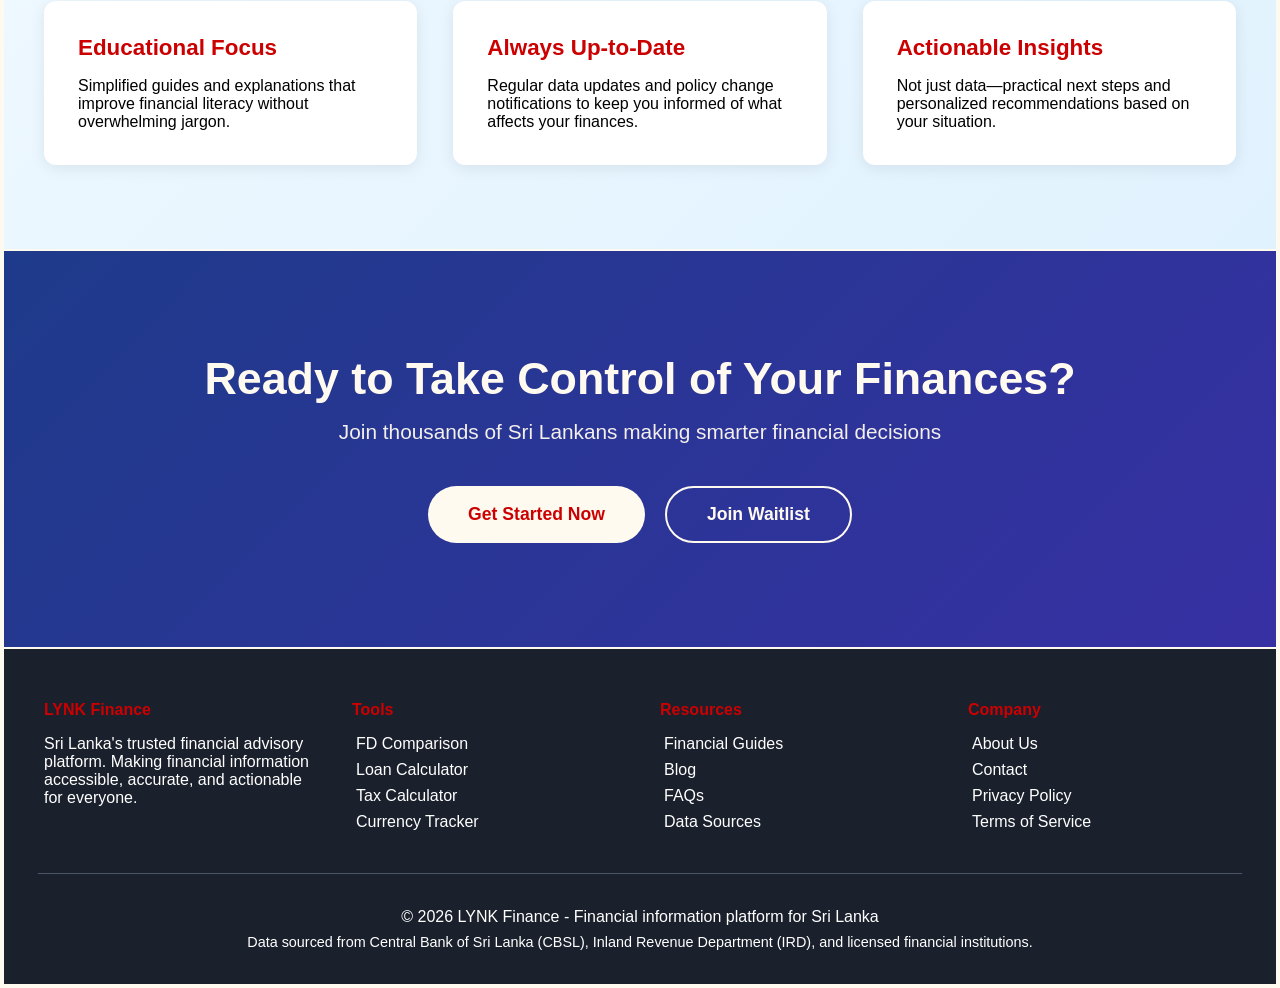
<file: landing.html>
<!DOCTYPE html>
<html lang = "en">
<head>
    <meta charset = "UTF-8">
    <meta name = "viewport" content = "width=device-width, initial-scale=1.0">
    <title> Fintech </title>
    <link rel = "stylesheet" href = "css/base.css" />
    <link rel = "stylesheet" href = "css/layout.css" />
    <link rel = "stylesheet" href = "landing.css" />
    <link rel = "stylesheet" href = "css/responsive.css" />
    <link rel = "stylesheet" href = "https://unpkg.com/aos@2.3.4/dist/aos.css" />
</head>

<body>

  <header>
        <nav class = "nav">
            <div class = "logo"> <a href = "index.html" class = "logo">  LYNK Finance
            </a> 
        </div>
            <ul class = "nav-links">
                <li><a href = "#features">Tools</a></li>
                <li><a href = "tax.html">Tax </a></li>
                <li><a href = "fd.html">FD </a></li>
                <li><a href = "loan.html">Loan </a></li>
                <li><a href = "forex.html">Forex </a></li>
                <li><a href = "learn.html">Learn </a></li>
                <li><a href = "#about">About</a></li>
            </ul>
        </nav>
    </header>

    <section class = "hero">
        <div class = "hero-content">
            <h1>Make Smarter Financial Decisions</h1>
            <p class = "hero-subtitle">Sri Lanka's First Comprehensive Financial Advisory Platform</p>
            <p>Compare bank rates, calculate taxes, understand loans, and plan your financial future—all in one trusted place. Verified data from CBSL and licensed institutions.</p>
            <div class = "cta-buttons">
                <button class = "cta-button">
                    <a href = "fd.html"> Comparing Rates </a> </button>
                <button class = "cta-button cta-button-secondary">
                    <a href = "tax.html"> Calculate My taxes </a> </button>
            </div>
        </div>
    </section>

    <section class = "stats-section">
        <div class = "stats-container">
            <div class = "stat-item">
                <h3>20+</h3>
                <p>Licensed Banks Covered</p>
            </div>
            <div class = "stat-item">
                <h3>100%</h3>
                <p>Verified Data Sources</p>
            </div>
            <div class = "stat-item">
                <h3>Free</h3>
                <p>Always & For Everyone</p>
            </div>
        </div>
    </section>

    <section class = "problem-section">
        <h2 class = "section-title">The Problem We're Solving</h2>
        <p class = "section-subtitle">Financial information in Sri Lanka is scattered, confusing, and often misleading. We're changing that.</p>
        <div class = "problem-grid">
            <div class = "problem-card">
                <h4>❌ Fragmented Information</h4>
                <p>Interest rates, loan terms, and tax rules scattered across dozens of bank websites and circulars</p>
            </div>
            <div class = "problem-card">
                <h4>❌ Difficult to Compare</h4>
                <p>No standardized way to compare offerings across banks—leading to poor financial decisions</p>
            </div>
            <div class = "problem-card">
                <h4>❌ Complex Calculations</h4>
                <p>True costs hidden behind confusing interest models and tax implications</p>
            </div>
            <div class = "problem-card">
                <h4>❌ Limited Literacy</h4>
                <p>Financial education either too technical for beginners or too generic to be useful</p>
            </div>
        </div>
    </section>

    <section class = "features" id = "features">
        <div class = "features-container">
            <h2 class = "section-title">Powerful Tools, Simple Experience</h2>
            <p class = "section-subtitle">Everything you need to make informed financial decisions in Sri Lanka</p>
            
            <div class = "features-grid">
                <div class = "feature-card">
                    <div class = "feature-header">
                        <span class = "feature-icon"></span>
                        <h3>FD & Savings Comparison</h3>
                    </div>
                    <p>Compare interest rates across all licensed banks and financial institutions in one place.</p>
                    <ul class = "feature-list">
                        <li>After-tax return calculations</li>
                        <li>Inflation-adjusted yields</li>
                        <li>Tenure-based comparisons</li>
                        <li>Monthly/quarterly payout options</li>
                    </ul>
                </div>

                <div class = "feature-card">
                    <div class = "feature-header">
                        <span class = "feature-icon"></span>
                        <h3>Loan & Lease Calculator</h3>
                    </div>
                    <p>Understand the true cost of borrowing with detailed EMI breakdowns and bank comparisons.</p>
                    <ul class = "feature-list">
                        <li>Flat-rate vs reducing balance</li>
                        <li>Principal vs interest breakdown</li>
                        <li>Total cost of borrowing</li>
                        <li>Side-by-side bank comparison</li>
                    </ul>
                </div>

                <div class = "feature-card">
                    <div class = "feature-header">
                        <span class = "feature-icon"></span>
                        <h3>Tax Calculator</h3>
                    </div>
                    <p>Calculate your PAYE and self-assessment tax obligations with IRD-aligned rules.</p>
                    <ul class = "feature-list">
                        <li>Slab-wise tax breakdown</li>
                        <li>Allowable deductions & reliefs</li>
                        <li>Annual and monthly liability</li>
                        <li>Simple explanations</li>
                    </ul>
                </div>

                <div class = "feature-card">
                    <div class = "feature-header">
                        <span class = "feature-icon"></span>
                        <h3>Currency Tracker</h3>
                    </div>
                    <p>Track exchange rates and plan remittances with transparent FX information.</p>
                    <ul class = "feature-list">
                        <li>Live rates for major currencies</li>
                        <li>Historical rate charts</li>
                        <li>Buy vs sell spread awareness</li>
                        <li>Conversion calculator</li>
                    </ul>
                </div>

                <div class = "feature-card">
                    <div class = "feature-header">
                        <span class = "feature-icon"></span>
                        <h3>Financial Planning</h3>
                    </div>
                    <p>Plan for life's major milestones with scenario-based financial tools.</p>
                    <ul class = "feature-list">
                        <li>Car purchase planning</li>
                        <li>Education fund calculator</li>
                        <li>Migration planning</li>
                        <li>Retirement scenarios</li>
                    </ul>
                </div>

                <div class = "feature-card">
                    <div class = "feature-header">
                        <span class = "feature-icon"></span>
                        <h3>AI Financial Assistant</h3>
                    </div>
                    <p>Get instant answers to financial questions using verified Sri Lankan data.</p>
                    <ul class = "feature-list">
                        <li>Grounded in verified sources</li>
                        <li>Clear citations & disclaimers</li>
                        <li>Integrated with calculators</li>
                        <li>Personalized recommendations</li>
                    </ul>
                </div>
            </div>
        </div>
    </section>

    <section class = "roadmap" id = "roadmap">
        <h2 class = "section-title">Product Roadmap</h2>
        <p class = "section-subtitle">Building Sri Lanka's financial operating system, one phase at a time</p>
        
        <div class = "phase-grid">
            <div class = "phase-card">
                <div class = "phase-header">
                    <div>
                        <h3 class = "phase-title">Phase 1: Foundation</h3>
                        <p class = "phase-description">Establish credibility with immediate value</p>
                    </div>
                    <span class = "phase-badge">Launching Soon</span>
                </div>
                <div class = "phase-features">
                    <div class = "phase-feature-item">✓ FD & Savings Rate Comparison</div>
                    <div class = "phase-feature-item">✓ Loan & Lease Calculator</div>
                    <div class = "phase-feature-item">✓ Currency Comparison Tool</div>
                    <div class = "phase-feature-item">✓ Personal Income Tax Calculator</div>
                    <div class = "phase-feature-item">✓ Financial Education Guides</div>
                </div>
            </div>

            <div class = "phase-card">
                <div class = "phase-header">
                    <div>
                        <h3 class = "phase-title">Phase 2: Engagement</h3>
                        <p class = "phase-description">Convert users into active, repeat users</p>
                    </div>
                    <span class = "phase-badge">Q2 2026</span>
                </div>
                <div class = "phase-features">
                    <div class = "phase-feature-item">→ User Accounts & Profiles</div>
                    <div class = "phase-feature-item">→ Personal Finance Dashboard</div>
                    <div class = "phase-feature-item">→ Smart Recommendations</div>
                    <div class = "phase-feature-item">→ Financial Alerts & Triggers</div>
                    <div class = "phase-feature-item">→ Life Event Planning Modules</div>
                </div>
            </div>

            <div class = "phase-card">
                <div class = "phase-header">
                    <div>
                        <h3 class = "phase-title">Phase 3: Monetization</h3>
                        <p class = "phase-description">Establish revenue streams and differentiation</p>
                    </div>
                    <span class = "phase-badge">Q4 2026</span>
                </div>
                <div class = "phase-features">
                    <div class = "phase-feature-item">→ AI Financial Chatbot</div>
                    <div class = "phase-feature-item">→ SME/Freelancer Finance Module</div>
                    <div class = "phase-feature-item">→ Credit Health Simulator</div>
                    <div class = "phase-feature-item">→ Regulatory Impact Tracker</div>
                </div>
            </div>

            <div class = "phase-card">
                <div class = "phase-header">
                    <div>
                        <h3 class = "phase-title">Phase 4: Scale</h3>
                        <p class = "phase-description">Long-term platform evolution</p>
                    </div>
                    <span class = "phase-badge">2027</span>
                </div>
                <div class = "phase-features">
                    <div class = "phase-feature-item">→ Direct Bank Integration</div>
                    <div class = "phase-feature-item">→ Transaction Analysis</div>
                    <div class = "phase-feature-item">→ Automated Financial Optimization</div>
                    <div class = "phase-feature-item">→ Enterprise Solutions</div>
                </div>
            </div>
        </div>
    </section>

    <section class = "value-props">
        <div class = "value-props-container">
            <h2 class = "section-title">Why Trust Us?</h2>
            <div class = "value-grid">
                <div class = "value-card">
                    <h3> Verified Data Sources</h3>
                    <p>All financial data sourced from CBSL, IRD, and licensed banks. Manual verification with clear timestamps and source citations.</p>
                </div>
                <div class = "value-card">
                    <h3> Transparent & Independent</h3>
                    <p>No hidden commissions or biased recommendations. Clear disclaimers and conflict-free advice.</p>
                </div>
                <div class = "value-card">
                    <h3> Built for Sri Lanka</h3>
                    <p>Localized scenarios, regulations, and examples. Designed specifically for Sri Lankan financial realities.</p>
                </div>
                <div class = "value-card">
                    <h3> Educational Focus</h3>
                    <p>Simplified guides and explanations that improve financial literacy without overwhelming jargon.</p>
                </div>
                <div class = "value-card">
                    <h3> Always Up-to-Date</h3>
                    <p>Regular data updates and policy change notifications to keep you informed of what affects your finances.</p>
                </div>
                <div class = "value-card">
                    <h3> Actionable Insights</h3>
                    <p>Not just data—practical next steps and personalized recommendations based on your situation.</p>
                </div>
            </div>
        </div>
    </section>

    <section class = "cta-section">
        <h2>Ready to Take Control of Your Finances?</h2>
        <p>Join thousands of Sri Lankans making smarter financial decisions</p>
        <div class = "cta-buttons" style = "justify-content: center;">
            <button class = "cta-button">Get Started Now</button>
            <button class = "cta-button cta-button-secondary">Join Waitlist</button>
        </div>
    </section>

    <footer class = "footer" id = "about">
        <div class = "footer-content">
            <div class = "footer-section">
                <h4>LYNK Finance</h4>
                <p>Sri Lanka's trusted financial advisory platform. Making financial information accessible, accurate, and actionable for everyone.</p>
            </div>
            <div class = "footer-section">
                <h4>Tools</h4>
                <ul>
                    <li><a href = "fd.html">FD Comparison</a></li>
                    <li><a href = "loan.html">Loan Calculator</a></li>
                    <li><a href = "tax.html">Tax Calculator</a></li>
                    <li><a href = "forex.html">Currency Tracker</a></li>
                </ul>
            </div>
            <div class = "footer-section">
                <h4>Resources</h4>
                <ul>
                    <li><a href = "learn.html">Financial Guides</a></li>
                    <li><a href = "#">Blog</a></li>
                    <li><a href = "#">FAQs</a></li>
                    <li><a href = "#">Data Sources</a></li>
                </ul>
            </div>
            <div class = "footer-section">
                <h4>Company</h4>
                <ul>
                    <li><a href = "#">About Us</a></li>
                    <li><a href = "#">Contact</a></li>
                    <li><a href = "#">Privacy Policy</a></li>
                    <li><a href = "#">Terms of Service</a></li>
                </ul>
            </div>
        </div>
        <div class = "footer-bottom">
            <p>&copy; 2026 LYNK Finance - Financial information platform for Sri Lanka</p>
            <p style = "margin-top: 0.5rem; font-size: 0.9rem;">Data sourced from Central Bank of Sri Lanka (CBSL), Inland Revenue Department (IRD), and licensed financial institutions.</p>
        </div>
    </footer>

  <script src = "https://cdn.jsdelivr.net/npm/aos@2.3.4/dist/aos.js"></script>
  <script src = "js/animation.js"></script>
</body>
</html>
</file>
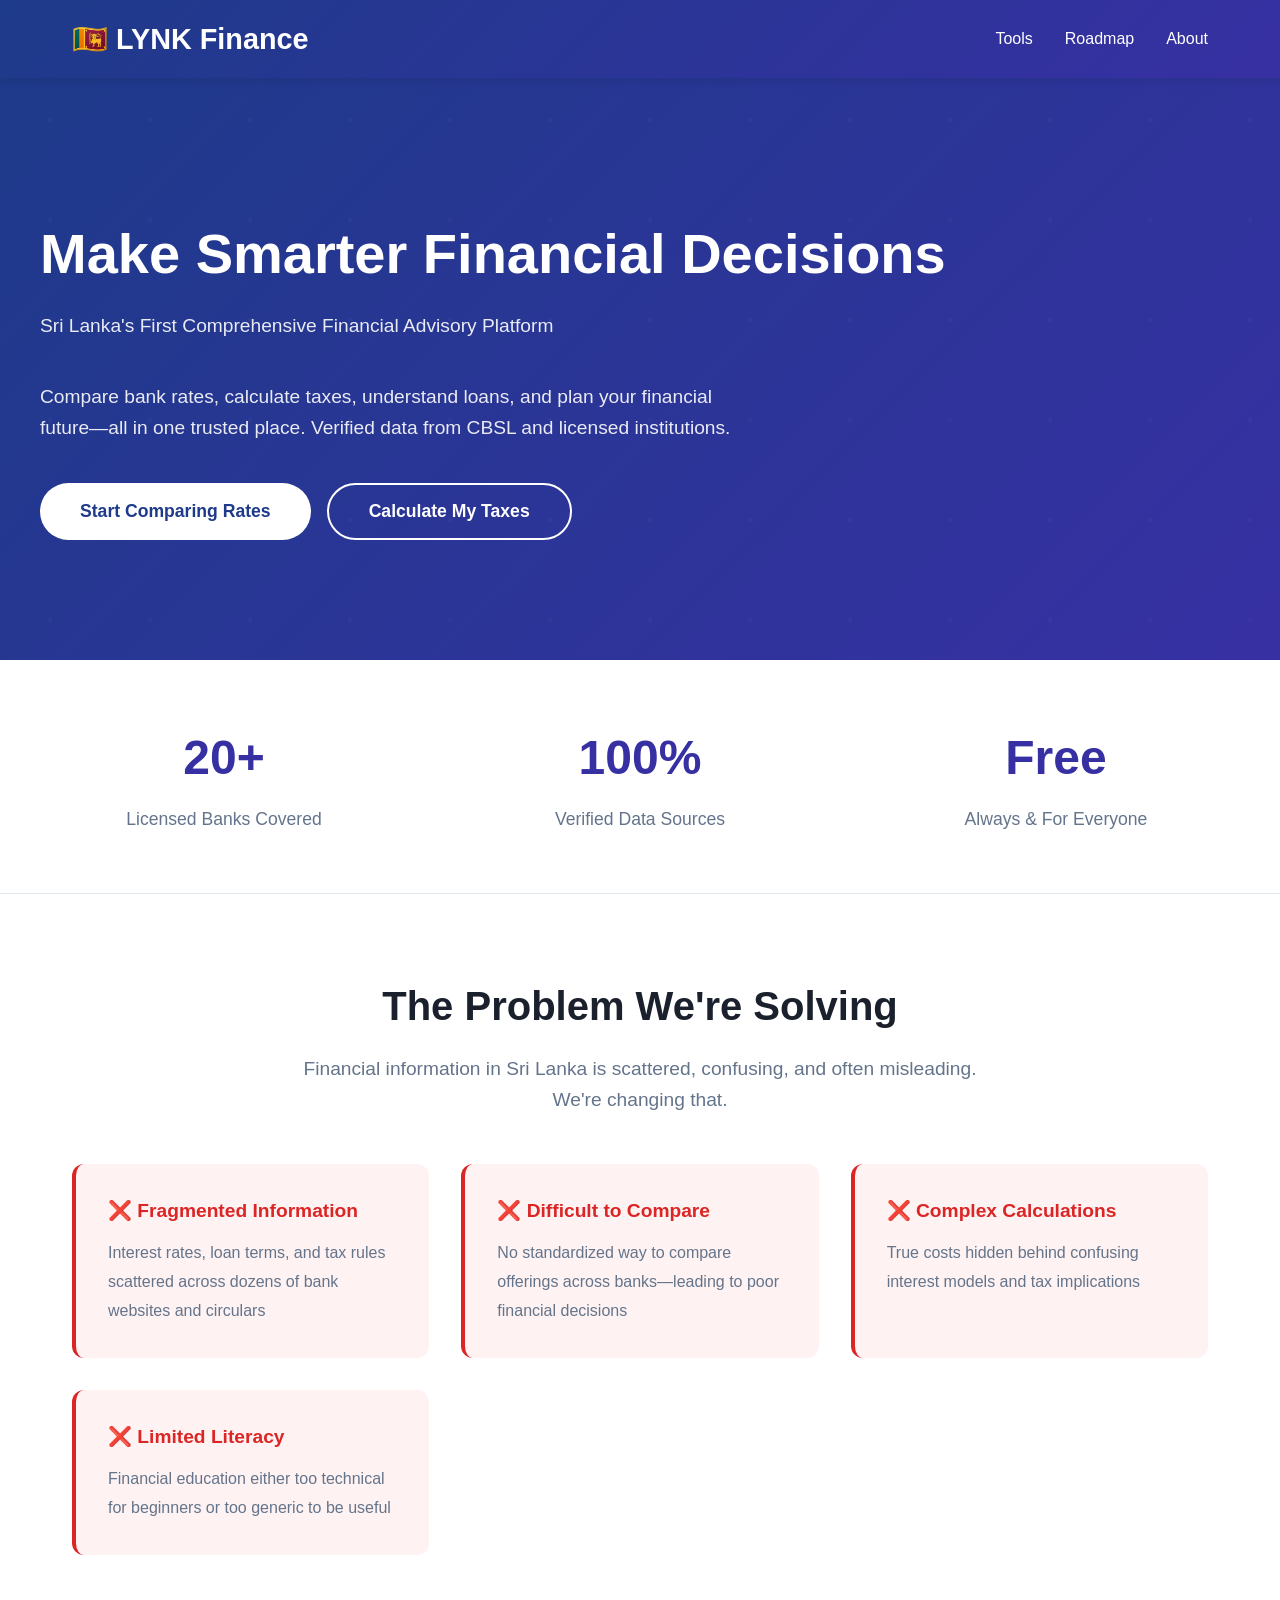
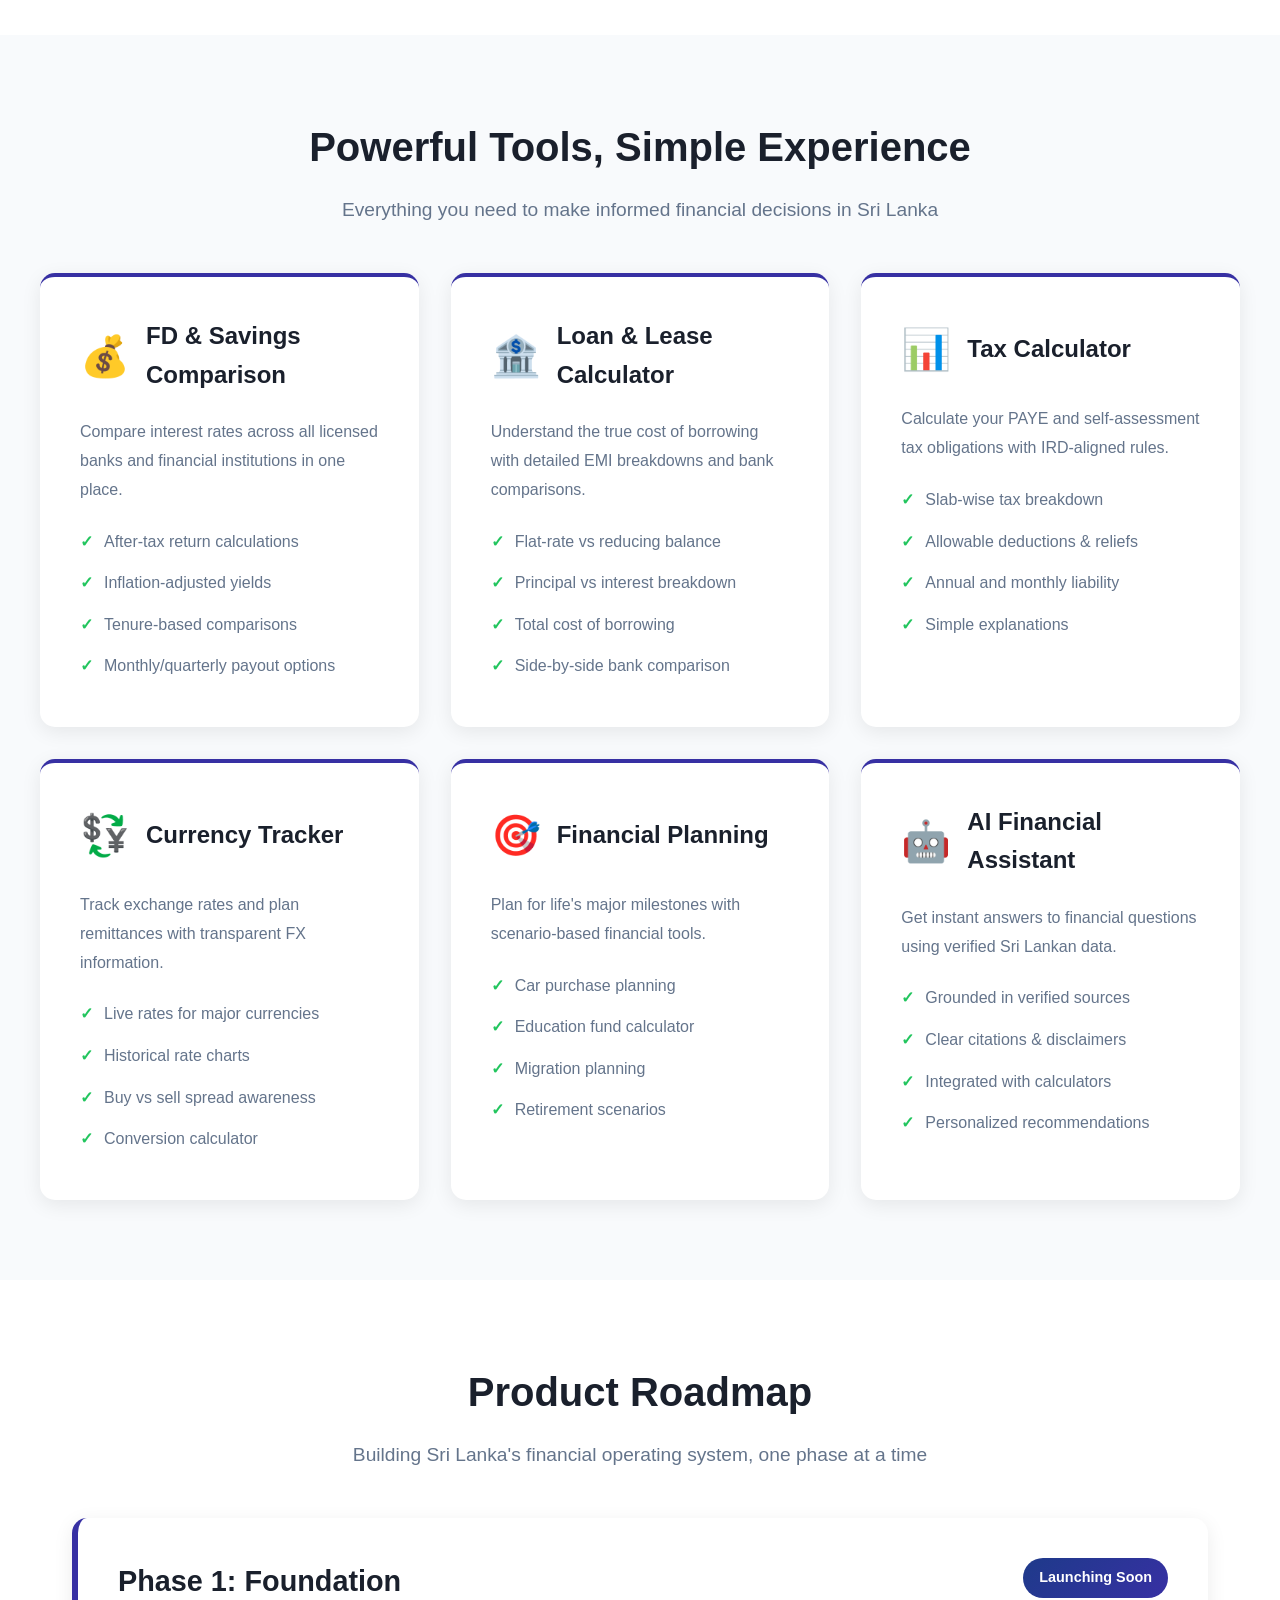
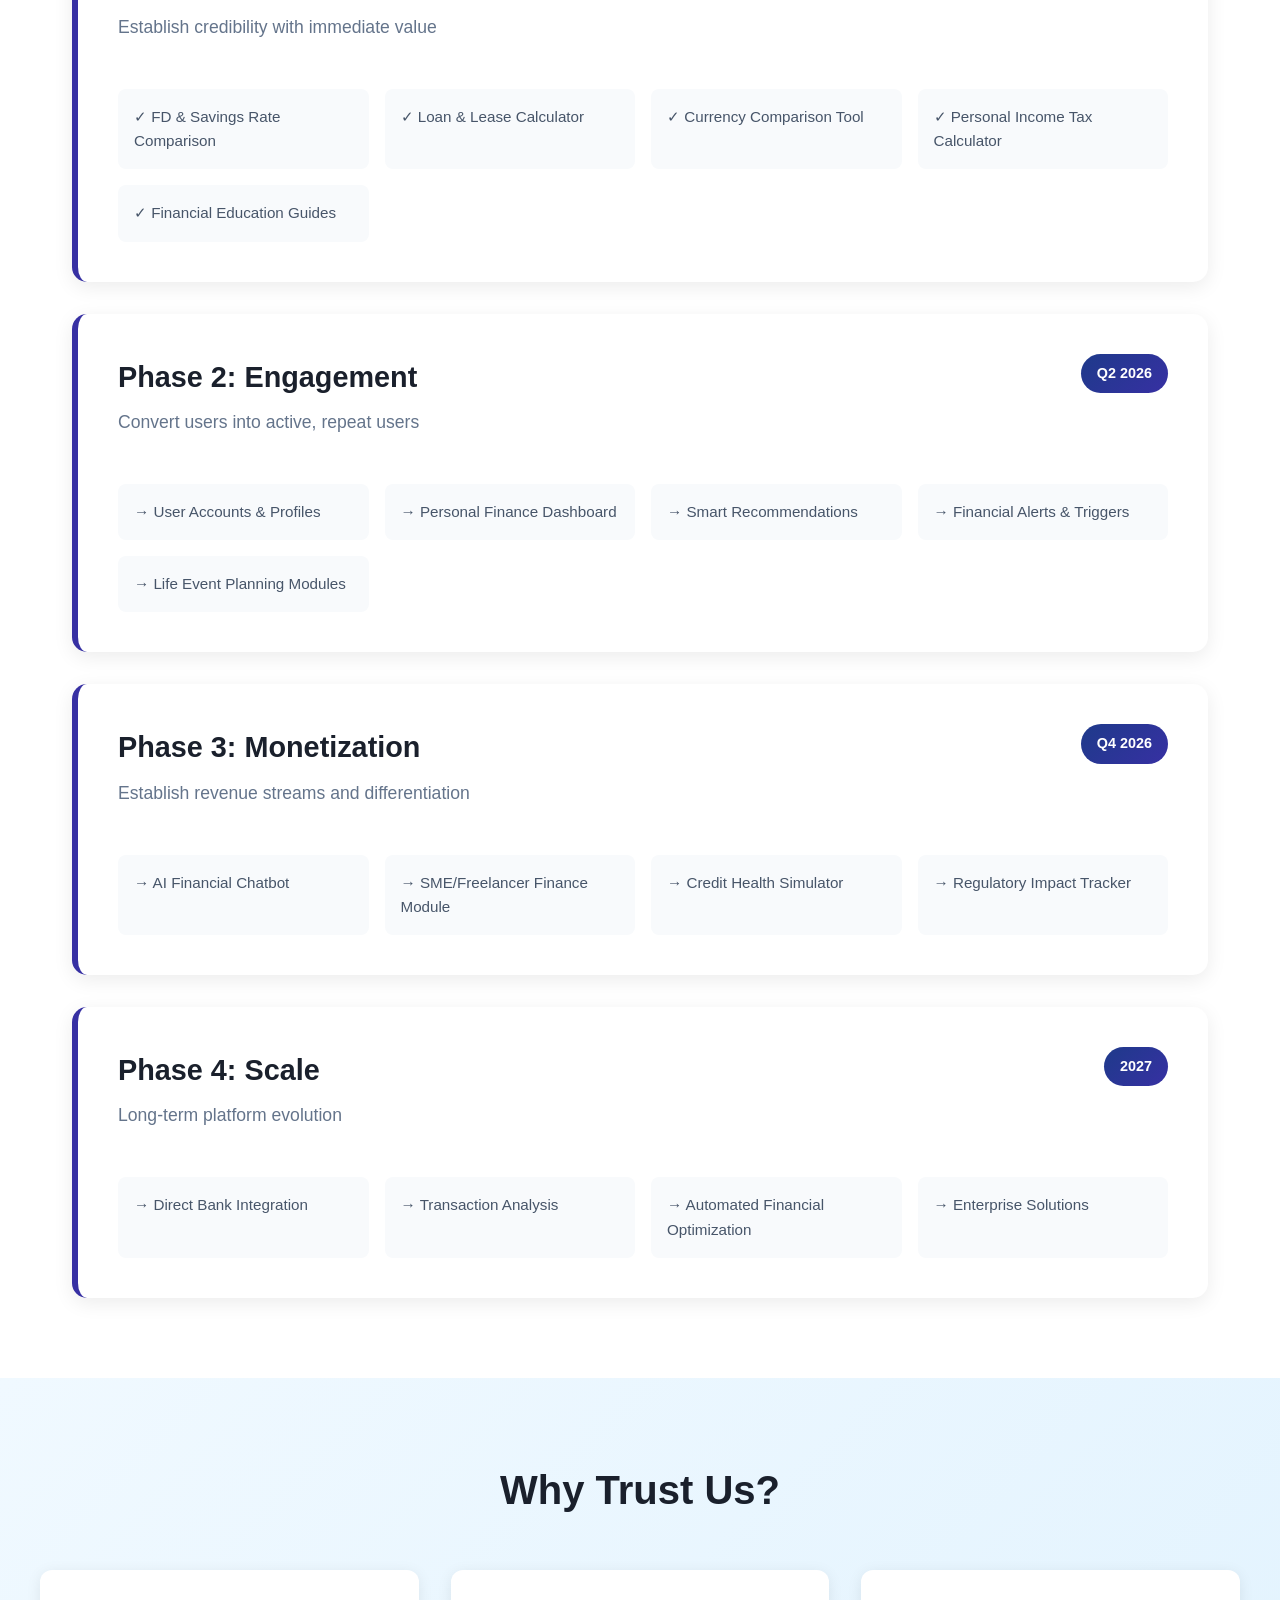
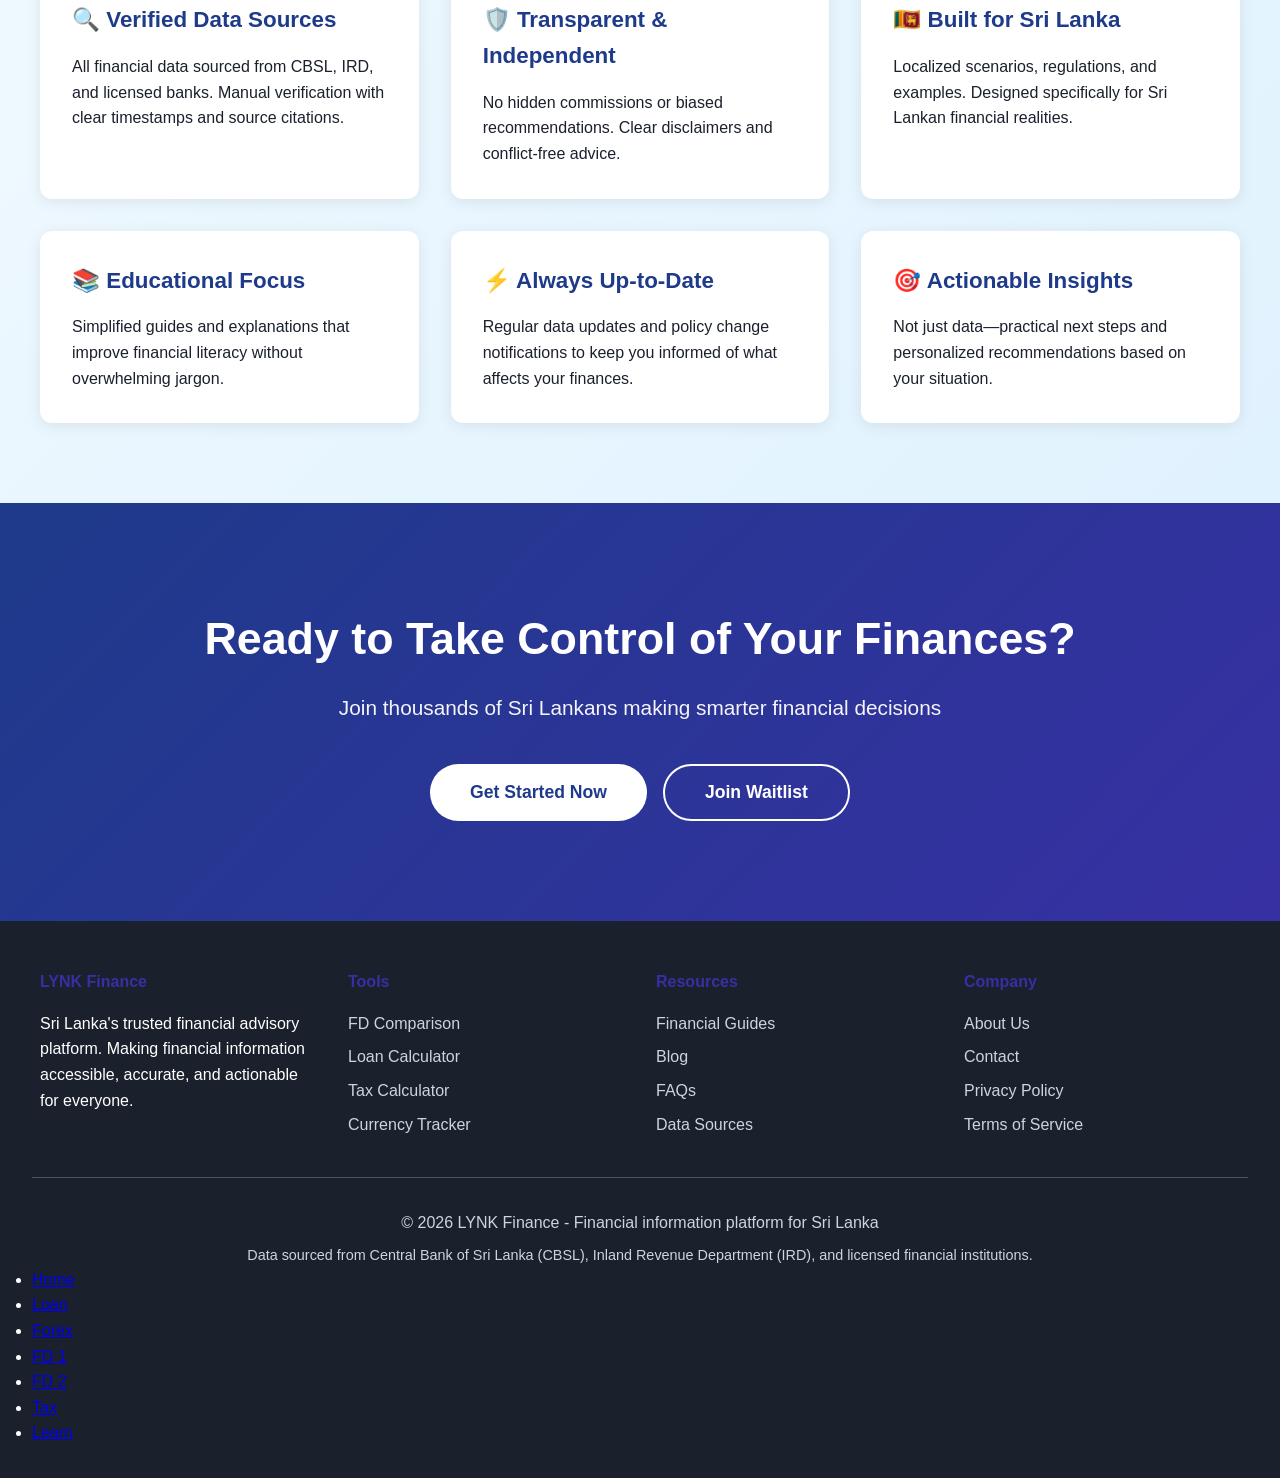
<file: something.html>
<!DOCTYPE html>
<html lang="en">
<head>
    <meta charset="UTF-8">
    <meta name="viewport" content="width=device-width, initial-scale=1.0">
    <title>LYNK Finance - Your Trusted Financial Companion for Sri Lanka</title>
    <style>
        * {
            margin: 0;
            padding: 0;
            box-sizing: border-box;
        }

        body {
            font-family: -apple-system, BlinkMacSystemFont, 'Segoe UI', Roboto, Oxygen, Ubuntu, Cantarell, sans-serif;
            line-height: 1.6;
            color: #1a202c;
        }

        .header {
            background: linear-gradient(135deg, #1e3a8a 0%, #3730a3 100%);
            color: white;
            padding: 1rem 0;
            position: fixed;
            width: 100%;
            top: 0;
            z-index: 1000;
            box-shadow: 0 2px 10px rgba(0,0,0,0.1);
        }

        .nav {
            max-width: 1200px;
            margin: 0 auto;
            display: flex;
            justify-content: space-between;
            align-items: center;
            padding: 0 2rem;
        }

        .logo {
            font-size: 1.8rem;
            font-weight: 700;
            display: flex;
            align-items: center;
            gap: 0.5rem;
        }

        .nav-links {
            display: flex;
            gap: 2rem;
            list-style: none;
        }

        .nav-links a {
            color: white;
            text-decoration: none;
            font-weight: 500;
            transition: opacity 0.3s;
        }

        .nav-links a:hover {
            opacity: 0.8;
        }

        .hero {
            background: linear-gradient(135deg, #1e3a8a 0%, #3730a3 100%);
            color: white;
            padding: 150px 2rem 120px;
            margin-top: 70px;
            position: relative;
            overflow: hidden;
        }

        .hero::before {
            content: '';
            position: absolute;
            top: 0;
            left: 0;
            right: 0;
            bottom: 0;
            background: url('data:image/svg+xml,<svg width="100" height="100" xmlns="http://www.w3.org/2000/svg"><circle cx="50" cy="50" r="2" fill="white" opacity="0.1"/></svg>');
            opacity: 0.3;
        }

        .hero-content {
            max-width: 1200px;
            margin: 0 auto;
            position: relative;
            z-index: 1;
        }

        .hero h1 {
            font-size: 3.5rem;
            margin-bottom: 1.5rem;
            font-weight: 700;
            line-height: 1.2;
        }

        .hero-subtitle {
            font-size: 1.5rem;
            margin-bottom: 1rem;
            opacity: 0.95;
            font-weight: 500;
        }

        .hero p {
            font-size: 1.2rem;
            margin-bottom: 2.5rem;
            opacity: 0.9;
            max-width: 700px;
        }

        .cta-buttons {
            display: flex;
            gap: 1rem;
            flex-wrap: wrap;
        }

        .cta-button {
            background: white;
            color: #1e3a8a;
            padding: 1rem 2.5rem;
            border: none;
            border-radius: 50px;
            font-size: 1.1rem;
            font-weight: 600;
            cursor: pointer;
            transition: transform 0.3s, box-shadow 0.3s;
            text-decoration: none;
            display: inline-block;
        }

        .cta-button:hover {
            transform: translateY(-2px);
            box-shadow: 0 10px 25px rgba(0,0,0,0.2);
        }

        .cta-button-secondary {
            background: transparent;
            color: white;
            border: 2px solid white;
        }

        .cta-button-secondary:hover {
            background: rgba(255,255,255,0.1);
        }

        .problem-section {
            max-width: 1200px;
            margin: 80px auto;
            padding: 0 2rem;
        }

        .section-title {
            font-size: 2.5rem;
            margin-bottom: 1rem;
            color: #1a202c;
            text-align: center;
        }

        .section-subtitle {
            text-align: center;
            color: #64748b;
            font-size: 1.2rem;
            margin-bottom: 3rem;
            max-width: 700px;
            margin-left: auto;
            margin-right: auto;
        }

        .problem-grid {
            display: grid;
            grid-template-columns: repeat(auto-fit, minmax(280px, 1fr));
            gap: 2rem;
            margin-top: 2rem;
        }

        .problem-card {
            background: #fef2f2;
            padding: 2rem;
            border-radius: 12px;
            border-left: 4px solid #dc2626;
        }

        .problem-card h4 {
            color: #dc2626;
            margin-bottom: 0.8rem;
            font-size: 1.2rem;
        }

        .problem-card p {
            color: #64748b;
            line-height: 1.8;
        }

        .features {
            background: #f8fafc;
            padding: 80px 2rem;
        }

        .features-container {
            max-width: 1200px;
            margin: 0 auto;
        }

        .features-grid {
            display: grid;
            grid-template-columns: repeat(auto-fit, minmax(320px, 1fr));
            gap: 2rem;
            margin-top: 3rem;
        }

        .feature-card {
            background: white;
            padding: 2.5rem;
            border-radius: 15px;
            box-shadow: 0 5px 20px rgba(0,0,0,0.08);
            transition: transform 0.3s, box-shadow 0.3s;
            border-top: 4px solid #3730a3;
        }

        .feature-card:hover {
            transform: translateY(-5px);
            box-shadow: 0 10px 30px rgba(0,0,0,0.15);
        }

        .feature-header {
            display: flex;
            align-items: center;
            gap: 1rem;
            margin-bottom: 1.5rem;
        }

        .feature-icon {
            font-size: 2.5rem;
        }

        .feature-card h3 {
            font-size: 1.5rem;
            color: #1a202c;
            margin: 0;
        }

        .feature-card p {
            color: #64748b;
            line-height: 1.8;
            margin-bottom: 1rem;
        }

        .feature-list {
            list-style: none;
            margin-top: 1rem;
        }

        .feature-list li {
            color: #64748b;
            padding: 0.5rem 0;
            padding-left: 1.5rem;
            position: relative;
        }

        .feature-list li::before {
            content: '✓';
            position: absolute;
            left: 0;
            color: #22c55e;
            font-weight: bold;
        }

        .roadmap {
            max-width: 1200px;
            margin: 80px auto;
            padding: 0 2rem;
        }

        .phase-grid {
            display: grid;
            gap: 2rem;
            margin-top: 3rem;
        }

        .phase-card {
            background: white;
            padding: 2.5rem;
            border-radius: 15px;
            box-shadow: 0 5px 20px rgba(0,0,0,0.08);
            border-left: 6px solid #3730a3;
        }

        .phase-header {
            display: flex;
            justify-content: space-between;
            align-items: start;
            margin-bottom: 1.5rem;
        }

        .phase-title {
            font-size: 1.8rem;
            color: #1a202c;
            margin-bottom: 0.5rem;
        }

        .phase-badge {
            background: linear-gradient(135deg, #1e3a8a 0%, #3730a3 100%);
            color: white;
            padding: 0.5rem 1rem;
            border-radius: 20px;
            font-size: 0.9rem;
            font-weight: 600;
        }

        .phase-description {
            color: #64748b;
            margin-bottom: 1.5rem;
            font-size: 1.1rem;
        }

        .phase-features {
            display: grid;
            grid-template-columns: repeat(auto-fit, minmax(250px, 1fr));
            gap: 1rem;
        }

        .phase-feature-item {
            background: #f8fafc;
            padding: 1rem;
            border-radius: 8px;
            color: #475569;
            font-size: 0.95rem;
        }

        .value-props {
            background: linear-gradient(135deg, #f0f9ff 0%, #e0f2fe 100%);
            padding: 80px 2rem;
        }

        .value-props-container {
            max-width: 1200px;
            margin: 0 auto;
        }

        .value-grid {
            display: grid;
            grid-template-columns: repeat(auto-fit, minmax(300px, 1fr));
            gap: 2rem;
            margin-top: 3rem;
        }

        .value-card {
            background: white;
            padding: 2rem;
            border-radius: 12px;
            box-shadow: 0 3px 15px rgba(0,0,0,0.08);
        }

        .value-card h3 {
            color: #1e3a8a;
            margin-bottom: 1rem;
            font-size: 1.4rem;
        }

        .cta-section {
            background: linear-gradient(135deg, #1e3a8a 0%, #3730a3 100%);
            color: white;
            padding: 100px 2rem;
            text-align: center;
        }

        .cta-section h2 {
            font-size: 2.8rem;
            margin-bottom: 1rem;
        }

        .cta-section p {
            font-size: 1.3rem;
            margin-bottom: 2.5rem;
            opacity: 0.95;
        }

        .footer {
            background: #1a202c;
            color: white;
            padding: 3rem 2rem 2rem;
        }

        .footer-content {
            max-width: 1200px;
            margin: 0 auto;
            display: grid;
            grid-template-columns: repeat(auto-fit, minmax(250px, 1fr));
            gap: 2rem;
            margin-bottom: 2rem;
        }

        .footer-section h4 {
            margin-bottom: 1rem;
            color: #3730a3;
        }

        .footer-section ul {
            list-style: none;
        }

        .footer-section ul li {
            margin-bottom: 0.5rem;
        }

        .footer-section a {
            color: #cbd5e0;
            text-decoration: none;
            transition: color 0.3s;
        }

        .footer-section a:hover {
            color: white;
        }

        .footer-bottom {
            text-align: center;
            padding-top: 2rem;
            border-top: 1px solid #4a5568;
            color: #cbd5e0;
        }

        .stats-section {
            background: white;
            padding: 60px 2rem;
            border-bottom: 1px solid #e2e8f0;
        }

        .stats-container {
            max-width: 1200px;
            margin: 0 auto;
            display: grid;
            grid-template-columns: repeat(auto-fit, minmax(200px, 1fr));
            gap: 3rem;
            text-align: center;
        }

        .stat-item h3 {
            font-size: 3rem;
            color: #3730a3;
            margin-bottom: 0.5rem;
        }

        .stat-item p {
            color: #64748b;
            font-size: 1.1rem;
        }

        @media (max-width: 768px) {
            .hero h1 {
                font-size: 2.2rem;
            }
            
            .hero-subtitle {
                font-size: 1.2rem;
            }
            
            .nav-links {
                gap: 1rem;
                font-size: 0.9rem;
            }

            .cta-buttons {
                flex-direction: column;
            }

            .cta-button {
                width: 100%;
                text-align: center;
            }
        }
    </style>
</head>
<body>
    <header class="header">
        <nav class="nav">
            <div class="logo">🇱🇰 LYNK Finance</div>
            <ul class="nav-links">
                <li><a href="#features">Tools</a></li>
                <li><a href="#roadmap">Roadmap</a></li>
                <li><a href="#about">About</a></li>
            </ul>
        </nav>
    </header>

    <section class="hero">
        <div class="hero-content">
            <h1>Make Smarter Financial Decisions</h1>
            <p class="hero-subtitle">Sri Lanka's First Comprehensive Financial Advisory Platform</p>
            <p>Compare bank rates, calculate taxes, understand loans, and plan your financial future—all in one trusted place. Verified data from CBSL and licensed institutions.</p>
            <div class="cta-buttons">
                <button class="cta-button">Start Comparing Rates</button>
                <button class="cta-button cta-button-secondary">Calculate My Taxes</button>
            </div>
        </div>
    </section>

    <section class="stats-section">
        <div class="stats-container">
            <div class="stat-item">
                <h3>20+</h3>
                <p>Licensed Banks Covered</p>
            </div>
            <div class="stat-item">
                <h3>100%</h3>
                <p>Verified Data Sources</p>
            </div>
            <div class="stat-item">
                <h3>Free</h3>
                <p>Always & For Everyone</p>
            </div>
        </div>
    </section>

    <section class="problem-section">
        <h2 class="section-title">The Problem We're Solving</h2>
        <p class="section-subtitle">Financial information in Sri Lanka is scattered, confusing, and often misleading. We're changing that.</p>
        <div class="problem-grid">
            <div class="problem-card">
                <h4>❌ Fragmented Information</h4>
                <p>Interest rates, loan terms, and tax rules scattered across dozens of bank websites and circulars</p>
            </div>
            <div class="problem-card">
                <h4>❌ Difficult to Compare</h4>
                <p>No standardized way to compare offerings across banks—leading to poor financial decisions</p>
            </div>
            <div class="problem-card">
                <h4>❌ Complex Calculations</h4>
                <p>True costs hidden behind confusing interest models and tax implications</p>
            </div>
            <div class="problem-card">
                <h4>❌ Limited Literacy</h4>
                <p>Financial education either too technical for beginners or too generic to be useful</p>
            </div>
        </div>
    </section>

    <section class="features" id="features">
        <div class="features-container">
            <h2 class="section-title">Powerful Tools, Simple Experience</h2>
            <p class="section-subtitle">Everything you need to make informed financial decisions in Sri Lanka</p>
            
            <div class="features-grid">
                <div class="feature-card">
                    <div class="feature-header">
                        <span class="feature-icon">💰</span>
                        <h3>FD & Savings Comparison</h3>
                    </div>
                    <p>Compare interest rates across all licensed banks and financial institutions in one place.</p>
                    <ul class="feature-list">
                        <li>After-tax return calculations</li>
                        <li>Inflation-adjusted yields</li>
                        <li>Tenure-based comparisons</li>
                        <li>Monthly/quarterly payout options</li>
                    </ul>
                </div>

                <div class="feature-card">
                    <div class="feature-header">
                        <span class="feature-icon">🏦</span>
                        <h3>Loan & Lease Calculator</h3>
                    </div>
                    <p>Understand the true cost of borrowing with detailed EMI breakdowns and bank comparisons.</p>
                    <ul class="feature-list">
                        <li>Flat-rate vs reducing balance</li>
                        <li>Principal vs interest breakdown</li>
                        <li>Total cost of borrowing</li>
                        <li>Side-by-side bank comparison</li>
                    </ul>
                </div>

                <div class="feature-card">
                    <div class="feature-header">
                        <span class="feature-icon">📊</span>
                        <h3>Tax Calculator</h3>
                    </div>
                    <p>Calculate your PAYE and self-assessment tax obligations with IRD-aligned rules.</p>
                    <ul class="feature-list">
                        <li>Slab-wise tax breakdown</li>
                        <li>Allowable deductions & reliefs</li>
                        <li>Annual and monthly liability</li>
                        <li>Simple explanations</li>
                    </ul>
                </div>

                <div class="feature-card">
                    <div class="feature-header">
                        <span class="feature-icon">💱</span>
                        <h3>Currency Tracker</h3>
                    </div>
                    <p>Track exchange rates and plan remittances with transparent FX information.</p>
                    <ul class="feature-list">
                        <li>Live rates for major currencies</li>
                        <li>Historical rate charts</li>
                        <li>Buy vs sell spread awareness</li>
                        <li>Conversion calculator</li>
                    </ul>
                </div>

                <div class="feature-card">
                    <div class="feature-header">
                        <span class="feature-icon">🎯</span>
                        <h3>Financial Planning</h3>
                    </div>
                    <p>Plan for life's major milestones with scenario-based financial tools.</p>
                    <ul class="feature-list">
                        <li>Car purchase planning</li>
                        <li>Education fund calculator</li>
                        <li>Migration planning</li>
                        <li>Retirement scenarios</li>
                    </ul>
                </div>

                <div class="feature-card">
                    <div class="feature-header">
                        <span class="feature-icon">🤖</span>
                        <h3>AI Financial Assistant</h3>
                    </div>
                    <p>Get instant answers to financial questions using verified Sri Lankan data.</p>
                    <ul class="feature-list">
                        <li>Grounded in verified sources</li>
                        <li>Clear citations & disclaimers</li>
                        <li>Integrated with calculators</li>
                        <li>Personalized recommendations</li>
                    </ul>
                </div>
            </div>
        </div>
    </section>

    <section class="roadmap" id="roadmap">
        <h2 class="section-title">Product Roadmap</h2>
        <p class="section-subtitle">Building Sri Lanka's financial operating system, one phase at a time</p>
        
        <div class="phase-grid">
            <div class="phase-card">
                <div class="phase-header">
                    <div>
                        <h3 class="phase-title">Phase 1: Foundation</h3>
                        <p class="phase-description">Establish credibility with immediate value</p>
                    </div>
                    <span class="phase-badge">Launching Soon</span>
                </div>
                <div class="phase-features">
                    <div class="phase-feature-item">✓ FD & Savings Rate Comparison</div>
                    <div class="phase-feature-item">✓ Loan & Lease Calculator</div>
                    <div class="phase-feature-item">✓ Currency Comparison Tool</div>
                    <div class="phase-feature-item">✓ Personal Income Tax Calculator</div>
                    <div class="phase-feature-item">✓ Financial Education Guides</div>
                </div>
            </div>

            <div class="phase-card">
                <div class="phase-header">
                    <div>
                        <h3 class="phase-title">Phase 2: Engagement</h3>
                        <p class="phase-description">Convert users into active, repeat users</p>
                    </div>
                    <span class="phase-badge">Q2 2026</span>
                </div>
                <div class="phase-features">
                    <div class="phase-feature-item">→ User Accounts & Profiles</div>
                    <div class="phase-feature-item">→ Personal Finance Dashboard</div>
                    <div class="phase-feature-item">→ Smart Recommendations</div>
                    <div class="phase-feature-item">→ Financial Alerts & Triggers</div>
                    <div class="phase-feature-item">→ Life Event Planning Modules</div>
                </div>
            </div>

            <div class="phase-card">
                <div class="phase-header">
                    <div>
                        <h3 class="phase-title">Phase 3: Monetization</h3>
                        <p class="phase-description">Establish revenue streams and differentiation</p>
                    </div>
                    <span class="phase-badge">Q4 2026</span>
                </div>
                <div class="phase-features">
                    <div class="phase-feature-item">→ AI Financial Chatbot</div>
                    <div class="phase-feature-item">→ SME/Freelancer Finance Module</div>
                    <div class="phase-feature-item">→ Credit Health Simulator</div>
                    <div class="phase-feature-item">→ Regulatory Impact Tracker</div>
                </div>
            </div>

            <div class="phase-card">
                <div class="phase-header">
                    <div>
                        <h3 class="phase-title">Phase 4: Scale</h3>
                        <p class="phase-description">Long-term platform evolution</p>
                    </div>
                    <span class="phase-badge">2027</span>
                </div>
                <div class="phase-features">
                    <div class="phase-feature-item">→ Direct Bank Integration</div>
                    <div class="phase-feature-item">→ Transaction Analysis</div>
                    <div class="phase-feature-item">→ Automated Financial Optimization</div>
                    <div class="phase-feature-item">→ Enterprise Solutions</div>
                </div>
            </div>
        </div>
    </section>

    <section class="value-props">
        <div class="value-props-container">
            <h2 class="section-title">Why Trust Us?</h2>
            <div class="value-grid">
                <div class="value-card">
                    <h3>🔍 Verified Data Sources</h3>
                    <p>All financial data sourced from CBSL, IRD, and licensed banks. Manual verification with clear timestamps and source citations.</p>
                </div>
                <div class="value-card">
                    <h3>🛡️ Transparent & Independent</h3>
                    <p>No hidden commissions or biased recommendations. Clear disclaimers and conflict-free advice.</p>
                </div>
                <div class="value-card">
                    <h3>🇱🇰 Built for Sri Lanka</h3>
                    <p>Localized scenarios, regulations, and examples. Designed specifically for Sri Lankan financial realities.</p>
                </div>
                <div class="value-card">
                    <h3>📚 Educational Focus</h3>
                    <p>Simplified guides and explanations that improve financial literacy without overwhelming jargon.</p>
                </div>
                <div class="value-card">
                    <h3>⚡ Always Up-to-Date</h3>
                    <p>Regular data updates and policy change notifications to keep you informed of what affects your finances.</p>
                </div>
                <div class="value-card">
                    <h3>🎯 Actionable Insights</h3>
                    <p>Not just data—practical next steps and personalized recommendations based on your situation.</p>
                </div>
            </div>
        </div>
    </section>

    <section class="cta-section">
        <h2>Ready to Take Control of Your Finances?</h2>
        <p>Join thousands of Sri Lankans making smarter financial decisions</p>
        <div class="cta-buttons" style="justify-content: center;">
            <button class="cta-button">Get Started Now</button>
            <button class="cta-button cta-button-secondary">Join Waitlist</button>
        </div>
    </section>

    <footer class="footer" id="about">
        <div class="footer-content">
            <div class="footer-section">
                <h4>LYNK Finance</h4>
                <p>Sri Lanka's trusted financial advisory platform. Making financial information accessible, accurate, and actionable for everyone.</p>
            </div>
            <div class="footer-section">
                <h4>Tools</h4>
                <ul>
                    <li><a href="#">FD Comparison</a></li>
                    <li><a href="#">Loan Calculator</a></li>
                    <li><a href="#">Tax Calculator</a></li>
                    <li><a href="#">Currency Tracker</a></li>
                </ul>
            </div>
            <div class="footer-section">
                <h4>Resources</h4>
                <ul>
                    <li><a href="#">Financial Guides</a></li>
                    <li><a href="#">Blog</a></li>
                    <li><a href="#">FAQs</a></li>
                    <li><a href="#">Data Sources</a></li>
                </ul>
            </div>
            <div class="footer-section">
                <h4>Company</h4>
                <ul>
                    <li><a href="#">About Us</a></li>
                    <li><a href="#">Contact</a></li>
                    <li><a href="#">Privacy Policy</a></li>
                    <li><a href="#">Terms of Service</a></li>
                </ul>
            </div>
        </div>
        <div class="footer-bottom">
            <p>&copy; 2026 LYNK Finance - Financial information platform for Sri Lanka</p>
            <p style="margin-top: 0.5rem; font-size: 0.9rem;">Data sourced from Central Bank of Sri Lanka (CBSL), Inland Revenue Department (IRD), and licensed financial institutions.</p>
        </div>


           <div class = "container">
       
        <nav id = "navMenu">
            <ul>
                <li><a href = "landing.html"> Home </a></li>
                <li><a href = "loan.html"> Loan </a></li>
                <li><a href = "forex.html"> Forex </a></li>
                <li><a href = "something.html"> FD 1 </a></li>
                <li><a href = "fd.html"> FD 2 </a></li>
                <li><a href = "tax.html" class = "nav-link"> Tax </a></li>
                <li><a href = "learn.html" class = "btn-outline" id = "openTestDrive"> Learn </a></li>
            </ul>
        </nav>
    </footer>
</body>
</html>
</file>
<file: style.css>
/* CSS Reset & Base Variables */
        :root {
            --bg-main: #0F172A;
            --bg-darker: #0A0F1C;
            --bg-footer: #080E1E;
            --slate-100: #f1f5f9;
            --slate-200: #e2e8f0;
            --slate-300: #cbd5e1;
            --slate-400: #94a3b8;
            --slate-500: #64748b;
            --slate-600: #475569;
            --slate-700: #334155;
            --slate-800: #1e293b;
            --slate-900: #0f172a;
            --slate-950: #020617;
            --emerald-400: #34d399;
            --emerald-500: #10b981;
            --emerald-600: #059669;
            --cyan-400: #22d3ee;
            --amber-400: #fbbf24;
        }

        * {
            box-sizing: border-box;
            margin: 0;
            padding: 0;
        }

        html {
            scroll-behavior: smooth;
        }

        body {
            font-family: 'Inter', sans-serif;
            background-color: var(--bg-main);
            color: var(--slate-200);
            -webkit-font-smoothing: antialiased;
            min-height: 100vh;
            display: flex;
            flex-direction: column;
        }

        a {
            text-decoration: none;
            color: inherit;
        }

        ul {
            list-style: none;
        }

        button {
            border: none;
            background: none;
            cursor: pointer;
            font-family: inherit;
        }

        /* Scrollbar */
        ::-webkit-scrollbar { width: 6px; }
        ::-webkit-scrollbar-track { background: var(--bg-main); }
        ::-webkit-scrollbar-thumb { background: var(--slate-700); border-radius: 10px; }

        /* Utility Classes */
        .container {
            max-width: 1280px;
            margin: 0 auto;
            padding: 0 24px;
        }

        .container-sm {
            max-width: 896px;
            margin: 0 auto;
        }

        .container-md {
            max-width: 1024px;
            margin: 0 auto;
        }

        /* Custom Styles & Effects */
        .glass {
            background: rgba(255, 255, 255, 0.03);
            backdrop-filter: blur(10px);
            -webkit-backdrop-filter: blur(10px);
            border: 1px solid rgba(255, 255, 255, 0.1);
        }

        .hero-gradient {
            background: radial-gradient(circle at top right, var(--slate-800), var(--slate-900));
        }

        .emerald-glow {
            box-shadow: 0 0 20px rgba(16, 185, 129, 0.2);
        }

        .pulse-bar {
            background: linear-gradient(90deg, transparent, rgba(16,185,129,0.05), transparent);
        }

        .text-gradient {
            background: linear-gradient(to right, var(--emerald-400), var(--cyan-400));
            -webkit-background-clip: text;
            -webkit-text-fill-color: transparent;
        }

        /* Navigation */
        .navbar {
            position: fixed;
            width: 100%;
            z-index: 50;
            top: 0;
            padding: 16px 24px;
            border-bottom: 1px solid var(--slate-800);
            background-color: rgba(15, 23, 42, 0.8);
            display: flex;
            justify-content: space-between;
            align-items: center;
        }

        .nav-logo-link {
            display: flex;
            align-items: center;
            gap: 8px;
        }

        .nav-logo-icon {
            width: 32px;
            height: 32px;
            background: linear-gradient(to top right, var(--emerald-500), var(--cyan-400));
            border-radius: 8px;
            transition: transform 0.3s ease;
        }

        .nav-logo-link:hover .nav-logo-icon {
            transform: rotate(12deg);
        }

        .nav-logo-text {
            font-size: 1.25rem;
            font-weight: 700;
        }

        .nav-links {
            display: none;
            gap: 32px;
            font-size: 0.875rem;
            font-weight: 500;
            color: var(--slate-400);
        }

        .nav-links a {
            transition: color 0.3s ease;
        }

        .nav-links a:hover, .nav-links a.active {
            color: var(--emerald-400);
        }

        .nav-actions {
            display: flex;
            align-items: center;
            gap: 16px;
        }

        .btn-launch {
            display: none;
            background-color: var(--emerald-500);
            color: var(--slate-950);
            padding: 8px 20px;
            border-radius: 9999px;
            font-size: 0.875rem;
            font-weight: 700;
            transition: background-color 0.3s ease;
        }

        .btn-launch:hover {
            background-color: var(--emerald-600);
        }

        .mobile-menu-btn {
            display: block;
            color: var(--slate-400);
        }

        .mobile-menu-btn svg {
            width: 24px;
            height: 24px;
        }

        .mobile-menu {
            display: none;
            position: absolute;
            top: 100%;
            left: 0;
            width: 100%;
            background-color: var(--bg-main);
            border-bottom: 1px solid var(--slate-800);
            padding: 24px;
            flex-direction: column;
            gap: 16px;
        }

        .mobile-menu.active {
            display: flex;
        }

        .mobile-menu a {
            color: var(--slate-400);
            transition: color 0.3s;
        }

        .mobile-menu a:hover, .mobile-menu a.active {
            color: var(--emerald-400);
        }

        /* Hero Section */
        .hero {
            padding: 128px 24px 64px;
            text-align: center;
            border-bottom: 1px solid var(--slate-800);
        }

        .hero-badge {
            display: inline-block;
            padding: 6px 16px;
            border-radius: 9999px;
            background-color: rgba(16, 185, 129, 0.1);
            border: 1px solid rgba(16, 185, 129, 0.2);
            color: var(--emerald-400);
            font-size: 0.75rem;
            font-weight: 700;
            text-transform: uppercase;
            letter-spacing: 0.1em;
            margin-bottom: 24px;
        }

        .hero-title {
            font-size: 3rem;
            font-weight: 800;
            color: white;
            margin-bottom: 24px;
            letter-spacing: -0.025em;
            line-height: 1.1;
        }

        .hero-title .highlight {
            color: var(--emerald-400);
            text-decoration: underline;
            text-decoration-color: rgba(16, 185, 129, 0.3);
        }

        .hero-subtitle {
            font-size: 1.125rem;
            color: var(--slate-400);
            margin-bottom: 40px;
            line-height: 1.625;
        }

        .hero-buttons {
            display: flex;
            flex-direction: column;
            gap: 16px;
            justify-content: center;
        }

        .btn-primary {
            background-color: var(--emerald-500);
            color: var(--slate-950);
            padding: 16px 32px;
            border-radius: 12px;
            font-weight: 700;
            transition: transform 0.3s ease;
        }

        .btn-primary:hover {
            transform: scale(1.05);
        }

        .btn-secondary {
            background-color: var(--slate-800);
            color: white;
            border: 1px solid var(--slate-700);
            padding: 16px 32px;
            border-radius: 12px;
            font-weight: 700;
            transition: background-color 0.3s ease;
        }

        .btn-secondary:hover {
            background-color: var(--slate-700);
        }

        /* Ticker Section */
        .ticker {
            border-bottom: 1px solid var(--slate-800);
            background-color: var(--bg-darker);
            padding: 16px 0;
            overflow: hidden;
        }

        .ticker-content {
            display: flex;
            flex-wrap: wrap;
            justify-content: center;
            gap: 24px;
            font-size: 0.875rem;
            font-weight: 500;
        }

        .ticker-item {
            display: flex;
            align-items: center;
            gap: 8px;
        }

        .ticker-label { color: var(--slate-500); }
        .ticker-val-emerald { color: var(--emerald-400); font-weight: 700; }
        .ticker-val-amber { color: var(--amber-400); font-weight: 700; }
        .ticker-val-cyan { color: var(--cyan-400); font-weight: 700; }
        .ticker-val-slate { color: var(--slate-200); font-weight: 700; }
        .ticker-arrow { color: var(--emerald-500); font-size: 0.75rem; }

        /* Stats Section */
        .stats {
            padding: 48px 24px;
        }

        .stats-grid {
            display: grid;
            grid-template-columns: 1fr;
            gap: 24px;
        }

        .stat-card {
            padding: 24px;
            border-radius: 16px;
            text-align: center;
        }

        .stat-card.bordered {
            border-color: rgba(16, 185, 129, 0.3);
        }

        .stat-value {
            font-size: 1.875rem;
            font-weight: 700;
            color: white;
            margin-bottom: 4px;
        }

        .stat-value.emerald { color: var(--emerald-400); }

        .stat-label {
            color: var(--slate-500);
            font-size: 0.875rem;
            text-transform: uppercase;
            letter-spacing: 0.05em;
        }

        /* Tools Section */
        .tools {
            padding: 80px 24px;
            flex-grow: 1;
        }

        .tools-header {
            text-align: center;
            margin-bottom: 64px;
        }

        .tools-title {
            font-size: 1.875rem;
            font-weight: 700;
            color: white;
            margin-bottom: 16px;
        }

        .tools-subtitle {
            color: var(--slate-400);
        }

        .tools-grid {
            display: grid;
            grid-template-columns: 1fr;
            gap: 24px;
        }

        .tool-card {
            padding: 32px;
            border-radius: 24px;
            cursor: pointer;
            transition: border-color 0.3s ease;
        }

        .tool-card:hover {
            border-color: rgba(16, 185, 129, 0.5);
        }

        .tool-card h3 {
            font-size: 1.5rem;
            font-weight: 700;
            color: white;
            margin-bottom: 8px;
        }

        .tool-card p {
            color: var(--slate-400);
            font-size: 0.875rem;
            margin-bottom: 24px;
        }

        .tool-header-flex {
            display: flex;
            justify-content: space-between;
            align-items: flex-start;
            margin-bottom: 48px;
        }

        .live-badge {
            color: var(--emerald-400);
            font-family: monospace;
            background-color: rgba(16, 185, 129, 0.1);
            padding: 4px 12px;
            border-radius: 4px;
            font-size: 0.875rem;
            letter-spacing: -0.05em;
        }

        .tags {
            display: flex;
            flex-wrap: wrap;
            gap: 12px;
        }

        .tag {
            background-color: var(--slate-800);
            padding: 4px 12px;
            border-radius: 9999px;
            font-size: 0.75rem;
            color: var(--slate-300);
            font-style: italic;
        }

        .tool-link {
            display: inline-block;
            margin-top: 32px;
            color: var(--emerald-400);
            font-weight: 700;
            font-size: 0.875rem;
            transition: transform 0.3s ease;
        }

        .tool-card:hover .tool-link {
            transform: translateX(8px);
        }

        /* Specific Cards */
        .card-tax {
            background-color: rgba(16, 185, 129, 0.05);
            border-color: rgba(16, 185, 129, 0.2);
        }
        
        .card-tax h3 { font-size: 1.25rem; }

        .quick-input {
            background-color: rgba(15, 23, 42, 0.5);
            padding: 16px;
            border-radius: 12px;
            margin-bottom: 24px;
        }

        .quick-input-label {
            font-size: 0.625rem;
            color: var(--slate-500);
            text-transform: uppercase;
            margin-bottom: 4px;
        }

        .quick-input-vals {
            display: flex;
            justify-content: space-between;
            font-size: 0.875rem;
        }

        .card-forex h3 { font-size: 1.25rem; }

        .chart-mockup {
            height: 64px;
            width: 100%;
            background-color: rgba(30, 41, 59, 0.3);
            border-radius: 8px;
            display: flex;
            align-items: flex-end;
            gap: 4px;
            padding: 8px;
        }

        .chart-bar {
            width: 100%;
            border-radius: 2px;
        }

        .card-ai {
            display: flex;
            flex-direction: column;
            gap: 32px;
            align-items: center;
            background: linear-gradient(to bottom right, rgba(30, 41, 59, 0.5), transparent);
            text-align: center;
        }

        .card-ai h3 { font-size: 1.5rem; margin-bottom: 12px; }
        
        .btn-white {
            background-color: var(--slate-100);
            color: var(--slate-950);
            padding: 8px 24px;
            border-radius: 8px;
            font-weight: 700;
            font-size: 0.875rem;
            width: 100%;
            transition: background-color 0.3s;
        }

        .btn-white:hover {
            background-color: white;
        }

        .ai-pulse {
            width: 96px;
            height: 96px;
            background-color: rgba(16, 185, 129, 0.2);
            border-radius: 50%;
            display: flex;
            align-items: center;
            justify-content: center;
            animation: pulse 2s cubic-bezier(0.4, 0, 0.6, 1) infinite;
        }

        .ai-pulse-inner-1 {
            width: 64px;
            height: 64px;
            background-color: rgba(16, 185, 129, 0.4);
            border-radius: 50%;
            display: flex;
            align-items: center;
            justify-content: center;
        }

        .ai-pulse-inner-2 {
            width: 32px;
            height: 32px;
            background-color: var(--emerald-500);
            border-radius: 50%;
        }

        @keyframes pulse {
            0%, 100% { opacity: 1; }
            50% { opacity: .5; }
        }

        /* Footer */
        .footer {
            background-color: var(--bg-footer);
            padding: 64px 24px;
            border-top: 1px solid var(--slate-800);
            margin-top: auto;
        }

        .footer-grid {
            display: grid;
            grid-template-columns: 1fr;
            gap: 48px;
        }

        .footer-logo {
            font-size: 1.25rem;
            font-weight: 700;
            color: white;
            margin-bottom: 16px;
        }

        .footer-desc {
            color: var(--slate-500);
            font-size: 0.75rem;
            line-height: 1.625;
        }

        .footer-heading {
            color: white;
            font-weight: 700;
            font-size: 0.875rem;
            margin-bottom: 24px;
            text-transform: uppercase;
            letter-spacing: 0.1em;
        }

        .footer-links {
            display: flex;
            flex-direction: column;
            gap: 16px;
            color: var(--slate-500);
            font-size: 0.875rem;
        }

        .footer-links a:hover {
            color: var(--emerald-400);
        }

        .newsletter-form {
            display: flex;
            gap: 8px;
        }

        .newsletter-input {
            background-color: var(--slate-900);
            border: 1px solid var(--slate-700);
            border-radius: 8px;
            padding: 8px 12px;
            font-size: 0.75rem;
            width: 100%;
            color: white;
            outline: none;
        }

        .newsletter-input:focus {
            border-color: var(--emerald-500);
        }

        .newsletter-btn {
            background-color: var(--slate-200);
            color: var(--slate-950);
            padding: 8px 12px;
            border-radius: 8px;
            font-size: 0.75rem;
            font-weight: 900;
        }

        .footer-bottom {
            margin-top: 64px;
            padding-top: 32px;
            border-top: 1px solid var(--slate-800);
            text-align: center;
            color: var(--slate-600);
            font-size: 0.625rem;
        }

        /* Media Queries */
        @media (min-width: 768px) {
            .navbar { padding: 16px 48px; }
            .nav-links { display: flex; }
            .btn-launch { display: block; }
            .mobile-menu-btn { display: none; }
            
            .hero-title { font-size: 4.5rem; }
            .hero-subtitle { font-size: 1.25rem; }
            .hero-buttons { flex-direction: row; }

            .ticker-content { gap: 48px; }

            .stats-grid { grid-template-columns: repeat(3, 1fr); }

            .tools-title { font-size: 2.25rem; }
            .tools-grid { grid-template-columns: repeat(3, 1fr); }
            .col-span-2 { grid-column: span 2; }
            
            .card-ai { flex-direction: row; text-align: left; }
            .btn-white { width: auto; }

            .footer-grid { grid-template-columns: repeat(4, 1fr); }
        }
</file>
<file: css/base.css>
*{
    margin: 2px;
    padding: 0;
    box-sizing: border-box;
}

:root{
  --primary-color: #cc0000;
  --text-color: white;
  --text-color2: black;
  --text-color3: #64748b;
  --bg-colour: floralwhite;
  --bg-colour2: #ffffff;
  --txtbg-color: #e3e1e1;


  --tableh-color: #f0f2f5;
  --accent-color: #0052cc;
  --sectionbg: #f9f9f9;
}

body {
  font-family: 'Trebuchet MS', sans-serif;
  background-color: var(--bg-colour);
  margin: 0;
  padding: 0px;
  /*min-height: 100vh;*/

}
</file>
<file: css/layout.css>
header { 
    background: #ffffff;
    padding: 1rem 0;
    position: sticky;
    width: 100%;
    top: 0;
    z-index: 1000;
    transition: background-color 0.3s ease, box-shadow 0.3s ease;
}

header.scrolled {
    background-color: #ffffff;
    box-shadow: 0 2px 5px rgba(0,0,0,0.1);
}

header.scrolled {
  padding: 10px 20px;
  transition: 0.3s;
}

header.scrolled a{
  color: var(--primary-color);
}

.container {
    max-width: 1400px;
    margin: 0 auto;
}

.nav {
    max-width: 1200px;
    margin: 0 auto;
    display: flex;
    justify-content: space-between;
    align-items: center;
    padding: 0 2rem;
}        

.logo {
    font-size: 1.8rem;
    font-weight: 700;
    display: flex;
    align-items: center;
    gap: 0.5rem;
}

.nav-links {
    display: flex;
    gap: 2rem;
    list-style: none;
}

.logo a {
    color: var(--primary-color);
    text-decoration: none;
    font-weight: 500;
}
.nav-links a {
    color: var(--primary-color);
    text-decoration: none;
    font-weight: 500;
    transition: opacity 0.3s;
}

.nav-links a:hover {
    opacity: 0.8;
}

.footer {
    background: #1a202c;
    color: var(--text-color);
    padding: 3rem 2rem 2rem;
}

.footer-content {
    max-width: 1200px;
    margin: 0 auto;
    display: grid;
    grid-template-columns: repeat(auto-fit, minmax(250px, 1fr));
    gap: 2rem;
    margin-bottom: 2rem;
}

.footer-section h4 {
    margin-bottom: 1rem;
    color: var(--primary-color);
}

.footer-section ul {
    list-style: none;
}

.footer-section ul li {
    margin-bottom: 0.5rem;
}

.footer-section a {
    color: var(--text-color);
    text-decoration: none;
    transition: color 0.3s;
}

.footer-section a:hover {
    color: var(--text-color3);
}

.footer-bottom {
    text-align: center;
    padding-top: 2rem;
    border-top: 1px solid #4a5568;
    color: var(--text-color);
}
</file>
<file: css/responsive.css>
@media (max-width: 768px) {
    .hero h1 {
        font-size: 2.2rem;
    }
    
    .hero-subtitle {
        font-size: 1.2rem;
    }
    
    .nav-links {
        gap: 1rem;
        font-size: 0.9rem;
    }

    .cta-buttons {
        flex-direction: column;
    }

    .cta-button {
        width: 100%;
        text-align: center;
    }
}

@media (max-width: 1024px) {
    .main-content {
        grid-template-columns: 1fr;
    }
}
</file>
<file: fd.css>
.hero {
    background-color: var(--primary-color);
    /*background: linear-gradient(135deg, #1e3a8a 0%, #3730a3 100%);*/
    color: var(--text-color);
    padding: 150px 2rem 120px;
    position: relative;
    overflow: hidden;
}

.hero::after {
   content: "";
   position: absolute;
   inset: 0;
   background: linear-gradient(to left, rgba(0, 0, 0, 0.916), rgba(0, 0, 0, 0.432))
}

.hero-content {
    max-width: 1200px;
    margin: 0 auto;
    position: relative;
    z-index: 1;
}

.hero h1 {
    font-size: 3.5rem;
    margin-bottom: 1.5rem;
    font-weight: 700;
    line-height: 1.2;
}

.hero-subtitle {
    font-size: 1.5rem;
    margin-bottom: 1rem;
    opacity: 0.95;
    font-weight: 500;
}

.hero p {
    font-size: 1.2rem;
    margin-bottom: 2.5rem;
    opacity: 0.9;
    max-width: 700px;
}
.container {
    max-width: 1400px;
    margin: 0 auto;
}
.content {
    display: grid;
    grid-template-columns: 1fr 1fr;
    gap: 30px;
    padding: 30px;
}

.left-section {
    border-right: 1px solid #e5e7eb;
    padding-right: 30px;
}

.section-title {
    font-size: 20px;
    font-weight: 600;
    color: var(--text-color2);
    margin-bottom: 20px;
    display: flex;
    align-items: center;
    justify-content: space-between;
}

.filter-group {
    margin-bottom: 20px;
}

.filter-group label {
    display: block;
    font-size: 14px;
    font-weight: 500;
    color: #4b5563;
    margin-bottom: 8px;
}

.filter-group select {
    width: 100%;
    padding: 10px 14px;
    border: 2px solid #e5e7eb;
    border-radius: 8px;
    font-size: 14px;
    background: white;
    cursor: pointer;
    transition: all 0.3s;
}

.filter-group select:focus {
    outline: none;
    border-color: var(--primary-color);
}

.rates-table {
    width: 100%;
    border-collapse: collapse;
    margin-top: 15px;
    background: white;
    border-radius: 8px;
    overflow: hidden;
    box-shadow: 0 1px 3px rgba(0,0,0,0.1);
}

.rates-table thead {
    background: #f9fafb;
}

.rates-table th {
    padding: 14px 12px;
    text-align: left;
    font-size: 13px;
    font-weight: 600;
    color: #374151;
    border-bottom: 2px solid #e5e7eb;
}

.rates-table td {
    padding: 12px;
    font-size: 14px;
    color: #4b5563;
    border-bottom: 1px solid #f3f4f6;
}

.rates-table tbody tr:hover {
    background: #f9fafb;
}

.rate-highlight {
    font-weight: 600;
    color: #059669;
}

.calculator-card {
    background: #f9fafb;
    border-radius: 12px;
    padding: 24px;
    margin-bottom: 20px;
    border: 2px solid #e5e7eb;
    transition: all 0.3s;
}

.calculator-card:hover {
    border-color: var(--primary-color);
    box-shadow: 0 4px 12px rgba(90, 103, 216, 0.15);
}

.card-header {
    font-size: 16px;
    font-weight: 600;
    color: #1f2937;
    margin-bottom: 20px;
    padding-bottom: 12px;
    border-bottom: 2px solid #e5e7eb;
}

.form-group {
    margin-bottom: 18px;
}

.form-group label {
    display: block;
    font-size: 13px;
    font-weight: 500;
    color: #4b5563;
    margin-bottom: 6px;
}

.form-group select,
.form-group input {
    width: 100%;
    padding: 11px 14px;
    border: 2px solid #e5e7eb;
    border-radius: 8px;
    font-size: 14px;
    transition: all 0.3s;
}

.form-group select:focus,
.form-group input:focus {
    outline: none;
    border-color: var(--primary-color);
}

.form-group input[type="number"] {
    font-weight: 500;
}

.result-box {
    background: linear-gradient(135deg, var(--primary-color) 0%, #6b46c1 100%);
    color: white;
    padding: 20px;
    border-radius: 10px;
    margin-top: 20px;
}

.result-label {
    font-size: 13px;
    opacity: 0.9;
    margin-bottom: 6px;
}

.result-value {
    font-size: 26px;
    font-weight: 700;
    margin-bottom: 12px;
}

.result-details {
    display: grid;
    grid-template-columns: 1fr 1fr;
    gap: 12px;
    margin-top: 15px;
    padding-top: 15px;
    border-top: 1px solid rgba(255,255,255,0.2);
}

.detail-item {
    font-size: 13px;
}

.detail-value {
    font-weight: 600;
    font-size: 15px;
}

.no-data {
    text-align: center;
    padding: 40px 20px;
    color: #9ca3af;
    font-size: 14px;
}

.note {
margin-top: 15px;
font-size: 0.9em;
color: var(--txtbg-color);
}

@media (max-width: 968px) {
    .content {
        grid-template-columns: 1fr;
    }

    .left-section {
        border-right: none;
        border-bottom: 1px solid #e5e7eb;
        padding-right: 0;
        padding-bottom: 30px;
    }
}
</file>
<file: landing.css>
.hero {
    background-color: var(--primary-color);
    /*background: linear-gradient(135deg, #1e3a8a 0%, #3730a3 100%);*/
    color: white;
    padding: 150px 2rem 120px;
    
    position: relative;
    overflow: hidden;
}

.hero::after {
   content: "";
   position: absolute;
   inset: 0;
   background: linear-gradient(to left, rgba(0, 0, 0, 0.916), rgba(0, 0, 0, 0.432))
}

.hero-content {
    max-width: 1200px;
    margin: 0 auto;
    position: relative;
    z-index: 1;
}

.hero h1 {
    font-size: 3.5rem;
    margin-bottom: 1.5rem;
    font-weight: 700;
    line-height: 1.2;
}

.hero-subtitle {
    font-size: 1.5rem;
    margin-bottom: 1rem;
    opacity: 0.95;
    font-weight: 500;
}

.hero p {
    font-size: 1.2rem;
    margin-bottom: 2.5rem;
    opacity: 0.9;
    max-width: 700px;
}

.cta-buttons {
    display: flex;
    gap: 1rem;
    flex-wrap: wrap;
}

.cta-button {
    background: var(--bg-colour);
    color: var(--primary-color);
    padding: 1rem 2.5rem;
    border: none;
    border-radius: 50px;
    font-size: 1.1rem;
    font-weight: 600;
    cursor: pointer;
    transition: transform 0.3s, box-shadow 0.3s;
    text-decoration: none;
    display: inline-block;
}

.cta-button a {
    color: var(--text-color2);
    text-decoration: none;
}

.cta-button:hover {
    transform: translateY(-2px);
    box-shadow: 0 10px 25px rgba(0,0,0,0.2);
}

.cta-button-secondary {
    background: transparent;
    color: var(--bg-colour);
    border: 2px solid var(--bg-colour);
}

.cta-button-secondary a {
    color: var(--text-color);
    text-decoration: none;
}

.cta-button-secondary:hover {
    background: rgba(255,255,255,0.1);
}

.stats-section {
    background: var(--bg-colour);
    padding: 60px 2rem;
    border-bottom: 1px solid #e2e8f0;
}

.stats-container {
    max-width: 1200px;
    margin: 0 auto;
    display: grid;
    grid-template-columns: repeat(auto-fit, minmax(200px, 1fr));
    gap: 3rem;
    text-align: center;
}

.stat-item h3 {
    font-size: 3rem;
    color: var(--primary-color);
    margin-bottom: 0.5rem;
}

.stat-item p {
    color: var(--text-color3);
    font-size: 1.1rem;
}

.problem-section {
    max-width: 1200px;
    margin: 80px auto;
    padding: 0 2rem;
}

.section-title {
    font-size: 2.5rem;
    margin-bottom: 1rem;
    color: var(--text-color2);
    text-align: center;
}

.section-subtitle {
    text-align: center;
    color: var(--text-color3);
    font-size: 1.2rem;
    margin-bottom: 3rem;
    max-width: 700px;
    margin-left: auto;
    margin-right: auto;
}

.problem-grid {
    display: grid;
    grid-template-columns: repeat(auto-fit, minmax(280px, 1fr));
    gap: 2rem;
    margin-top: 2rem;
}

.problem-card {
    background: #fef2f2;
    padding: 2rem;
    border-radius: 12px;
    border-left: 4px solid #dc2626;
}

.problem-card h4 {
    color: #dc2626;
    margin-bottom: 0.8rem;
    font-size: 1.2rem;
}

.problem-card p {
    color: var(--text-color3);
    line-height: 1.8;
}

.features {
    background: var(--bg-colour);
    padding: 80px 2rem;
}

.features-container {
    max-width: 1200px;
    margin: 0 auto;
}

.features-grid {
    display: grid;
    grid-template-columns: repeat(auto-fit, minmax(320px, 1fr));
    gap: 2rem;
    margin-top: 3rem;
}

.feature-card {
    background: var(--bg-colour2);
    padding: 2.5rem;
    border-radius: 15px;
    box-shadow: 0 5px 20px rgba(0,0,0,0.08);
    transition: transform 0.3s, box-shadow 0.3s;
    border-top: 4px solid var(--primary-color);
}

.feature-card:hover {
    transform: translateY(-5px);
    box-shadow: 0 10px 30px rgba(0,0,0,0.15);
}

.feature-header {
    display: flex;
    align-items: center;
    gap: 1rem;
    margin-bottom: 1.5rem;
}

.feature-icon {
    font-size: 2.5rem;
}

.feature-card h3 {
    font-size: 1.5rem;
    color: var(--text-color2);
    margin: 0;
}

.feature-card p {
    color: var(--text-color3);
    line-height: 1.8;
    margin-bottom: 1rem;
}

.feature-list {
    list-style: none;
    margin-top: 1rem;
}

.feature-list li {
    color: var(--text-color3);
    padding: 0.5rem 0;
    padding-left: 1.5rem;
    position: relative;
}

.feature-list li::before {
    content: '✓';
    position: absolute;
    left: 0;
    color: #22c55e;
    font-weight: bold;
}

.roadmap {
    max-width: 1200px;
    margin: 80px auto;
    padding: 0 2rem;
}

.phase-grid {
    display: grid;
    gap: 2rem;
    margin-top: 3rem;
}

.phase-card {
    background: var(--bg-colour2);
    padding: 2.5rem;
    border-radius: 15px;
    box-shadow: 0 5px 20px rgba(0,0,0,0.08);
    border-left: 6px solid var(--primary-color);
}

.phase-header {
    display: flex;
    justify-content: space-between;
    align-items: start;
    margin-bottom: 1.5rem;
}

.phase-title {
    font-size: 1.8rem;
    color: var(--text-color2);
    margin-bottom: 0.5rem;
}

.phase-badge {
    background: linear-gradient(135deg, #1e3a8a 0%, #3730a3 100%);
    color: var(--bg-colour2);
    padding: 0.5rem 1rem;
    border-radius: 20px;
    font-size: 0.9rem;
    font-weight: 600;
}

.phase-description {
    color: var(--text-color3);
    margin-bottom: 1.5rem;
    font-size: 1.1rem;
}

.phase-features {
    display: grid;
    grid-template-columns: repeat(auto-fit, minmax(250px, 1fr));
    gap: 1rem;
}

.phase-feature-item {
    background: var(--txtbg-color);
    padding: 1rem;
    border-radius: 8px;
    color: #475569;
    font-size: 0.95rem;
}

.value-props {
    background: linear-gradient(135deg, #f0f9ff 0%, #e0f2fe 100%);
    padding: 80px 2rem;
}

.value-props-container {
    max-width: 1200px;
    margin: 0 auto;
}

.value-grid {
    display: grid;
    grid-template-columns: repeat(auto-fit, minmax(300px, 1fr));
    gap: 2rem;
    margin-top: 3rem;
}

.value-card {
    background: var(--bg-colour2);
    padding: 2rem;
    border-radius: 12px;
    box-shadow: 0 3px 15px rgba(0,0,0,0.08);
}

.value-card h3 {
    color: var(--primary-color);
    margin-bottom: 1rem;
    font-size: 1.4rem;
}

.cta-section {
    background: linear-gradient(135deg, #1e3a8a 0%, #3730a3 100%);
    color: var(--bg-colour);
    padding: 100px 2rem;
    text-align: center;
}

.cta-section h2 {
    font-size: 2.8rem;
    margin-bottom: 1rem;
}

.cta-section p {
    font-size: 1.3rem;
    margin-bottom: 2.5rem;
    opacity: 0.95;
}
</file>
